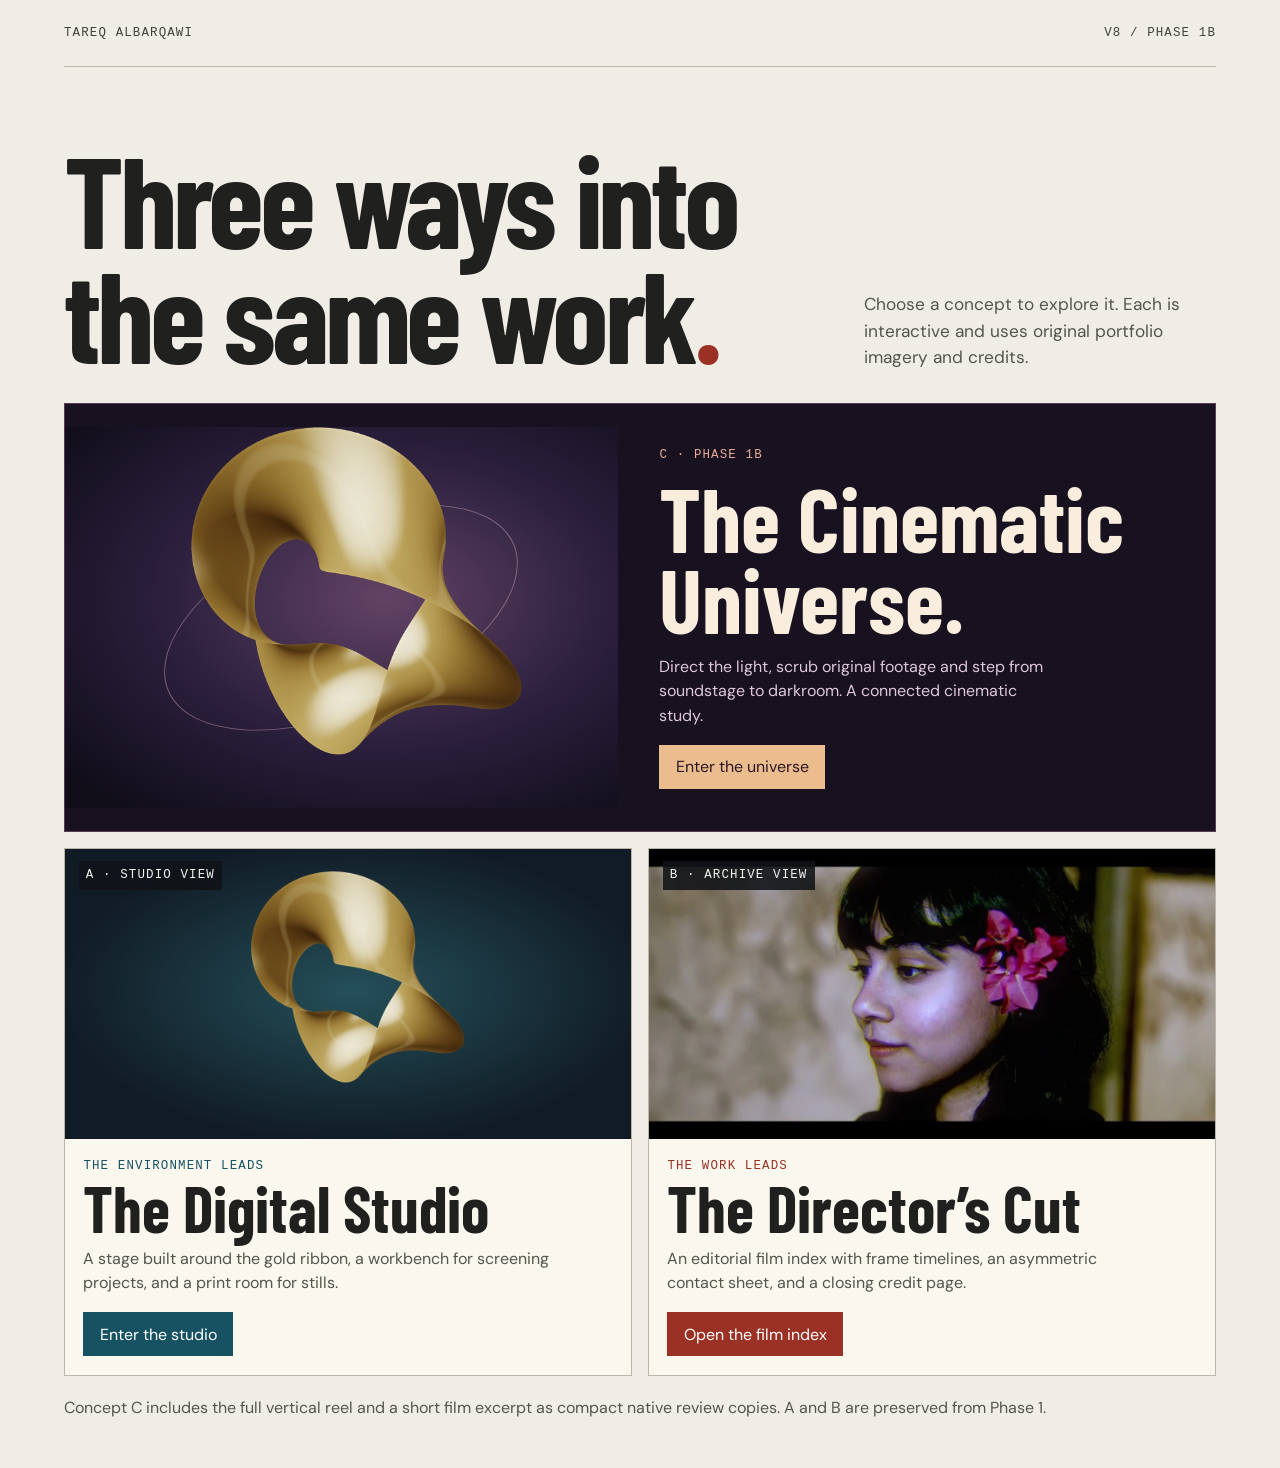
<file: v8/phase-1/index.html>
<!doctype html>
<html lang="en">
<head>
  <meta charset="utf-8">
  <meta name="viewport" content="width=device-width,initial-scale=1">
  <meta name="robots" content="noindex,nofollow">
  <meta name="description" content="Three interactive design prototypes for Tareq Albarqawi’s portfolio.">
  <title>Tareq Albarqawi · V8 Design Review</title>
  <link rel="icon" href="../../favicon.png">
  <link rel="preload" href="../../assets/barlow-condensed-bold.ttf" as="font" type="font/ttf" crossorigin>
<link rel="stylesheet" href="shared.css">
  <link rel="stylesheet" href="review.css">
</head>
<body class="review">
  <main class="site-frame">
    <header class="review-top mono"><span>Tareq Albarqawi</span><span>V8 / PHASE 1B</span></header>
    <div class="review-intro">
      <h1>Three ways into<br>the same work<span>.</span></h1>
      <p>Choose a concept to explore it. Each is interactive and uses original portfolio imagery and credits.</p>
    </div>
    <article class="universe-feature">
      <div class="universe-object"><img src="../../assets/motion-sculpture.webp" width="1400" height="1400" alt="Tareq’s original gold ribbon sculpture"></div>
      <div class="universe-feature-copy"><p class="mono">C · Phase 1B</p><h2>The Cinematic<br>Universe.</h2><p>Direct the light, scrub original footage and step from soundstage to darkroom. A connected cinematic study.</p><a class="button primary" href="../phase-1b/index.html">Enter the universe</a></div>
    </article>
    <div class="concepts">
      <article class="concept-card review-a">
        <a class="concept-image" href="studio.html" aria-label="Open The Digital Studio">
          <img src="../../assets/motion-sculpture.webp" width="1400" height="1400" alt="The original gold ribbon sculpture, staged in a dark studio">
          <span class="mono">A · Studio view</span>
        </a>
        <div class="concept-copy"><p class="mono">The environment leads</p><h2>The Digital Studio</h2>
        <p>A stage built around the gold ribbon, a workbench for screening projects, and a print room for stills.</p>
        <a class="button primary" href="studio.html">Enter the studio</a></div>
      </article>
      <article class="concept-card review-b">
        <a class="concept-image" href="cut.html" aria-label="Open The Director’s Cut">
          <img src="../../assets/a-quiet-trail-w04hOwvVkdc.webp" width="1280" height="720" alt="A close-up from A Quiet Trail">
          <span class="mono">B · Archive view</span>
        </a>
        <div class="concept-copy"><p class="mono">The work leads</p><h2>The Director’s Cut</h2>
        <p>An editorial film index with frame timelines, an asymmetric contact sheet, and a closing credit page.</p>
        <a class="button primary" href="cut.html">Open the film index</a></div>
      </article>
    </div>
    <p class="review-note">Concept C includes the full vertical reel and a short film excerpt as compact native review copies. A and B are preserved from Phase 1.</p>
  </main>
</body>
</html>
</file>
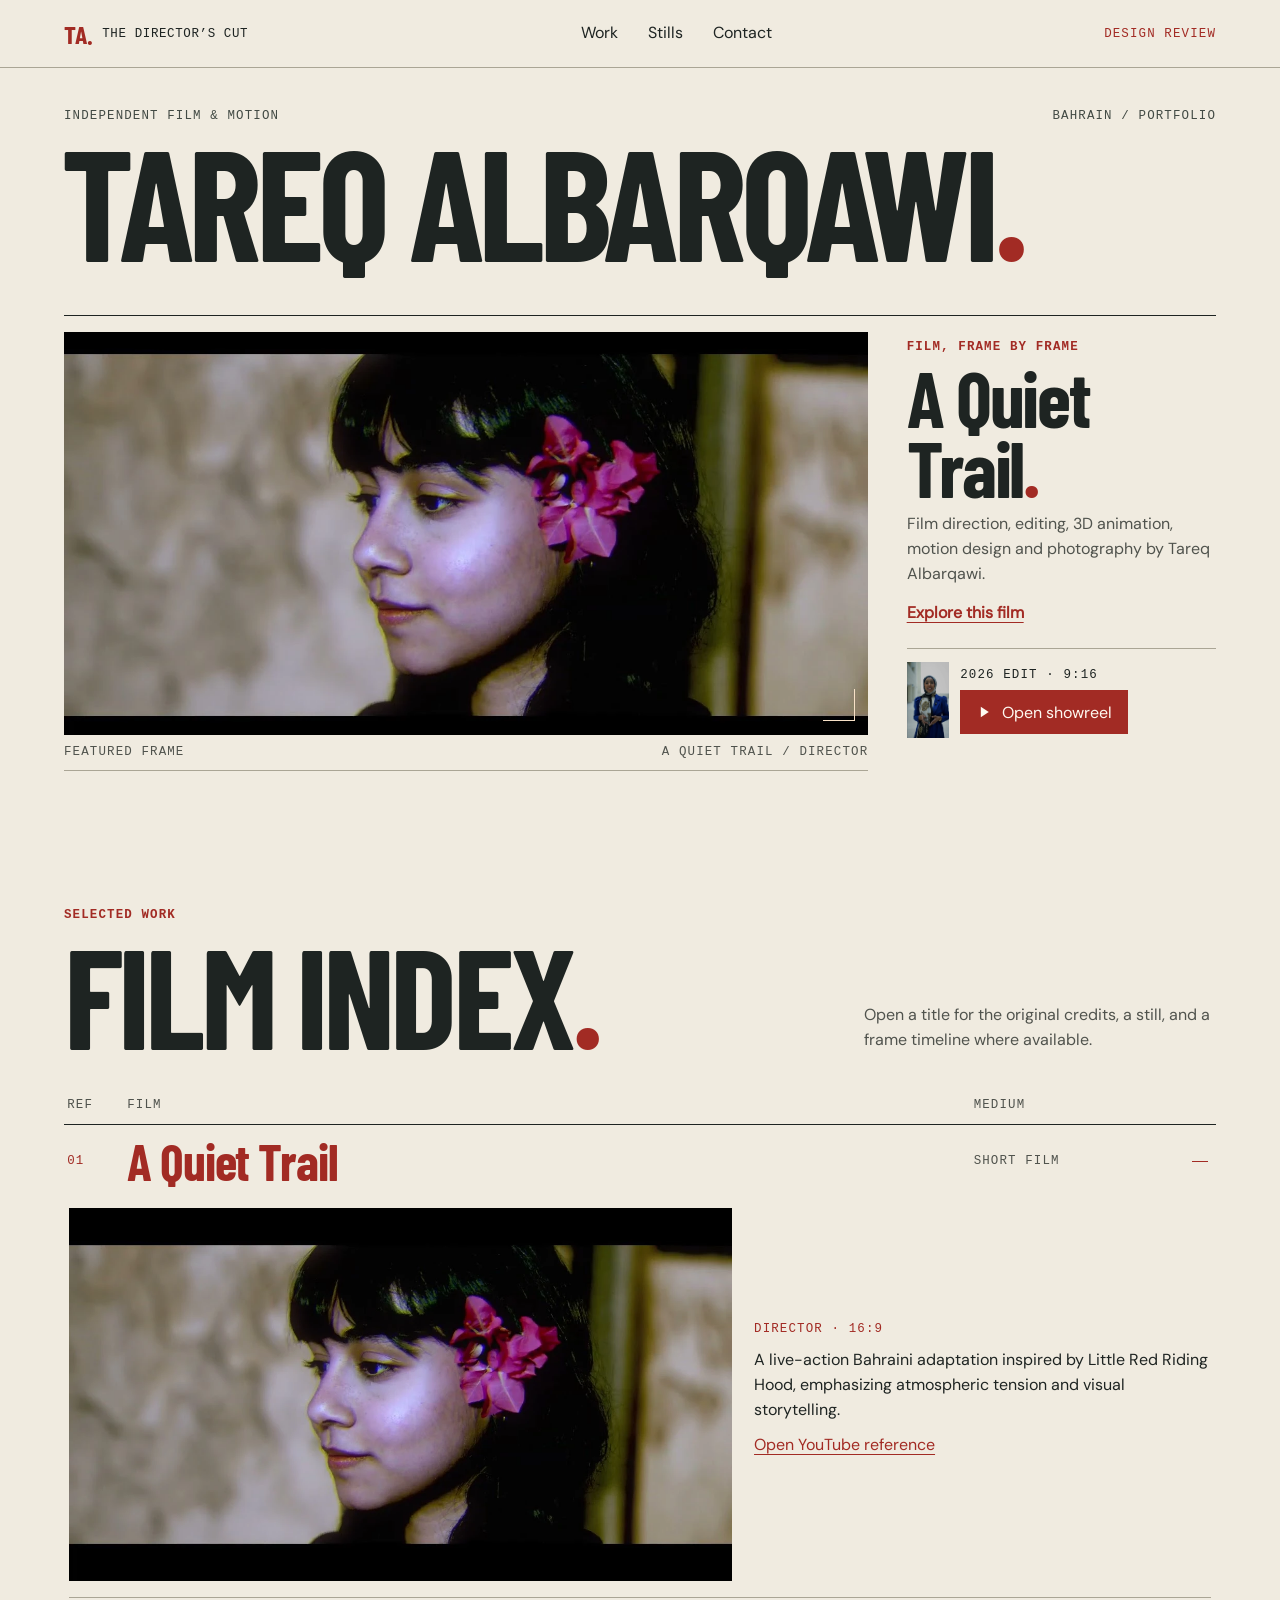
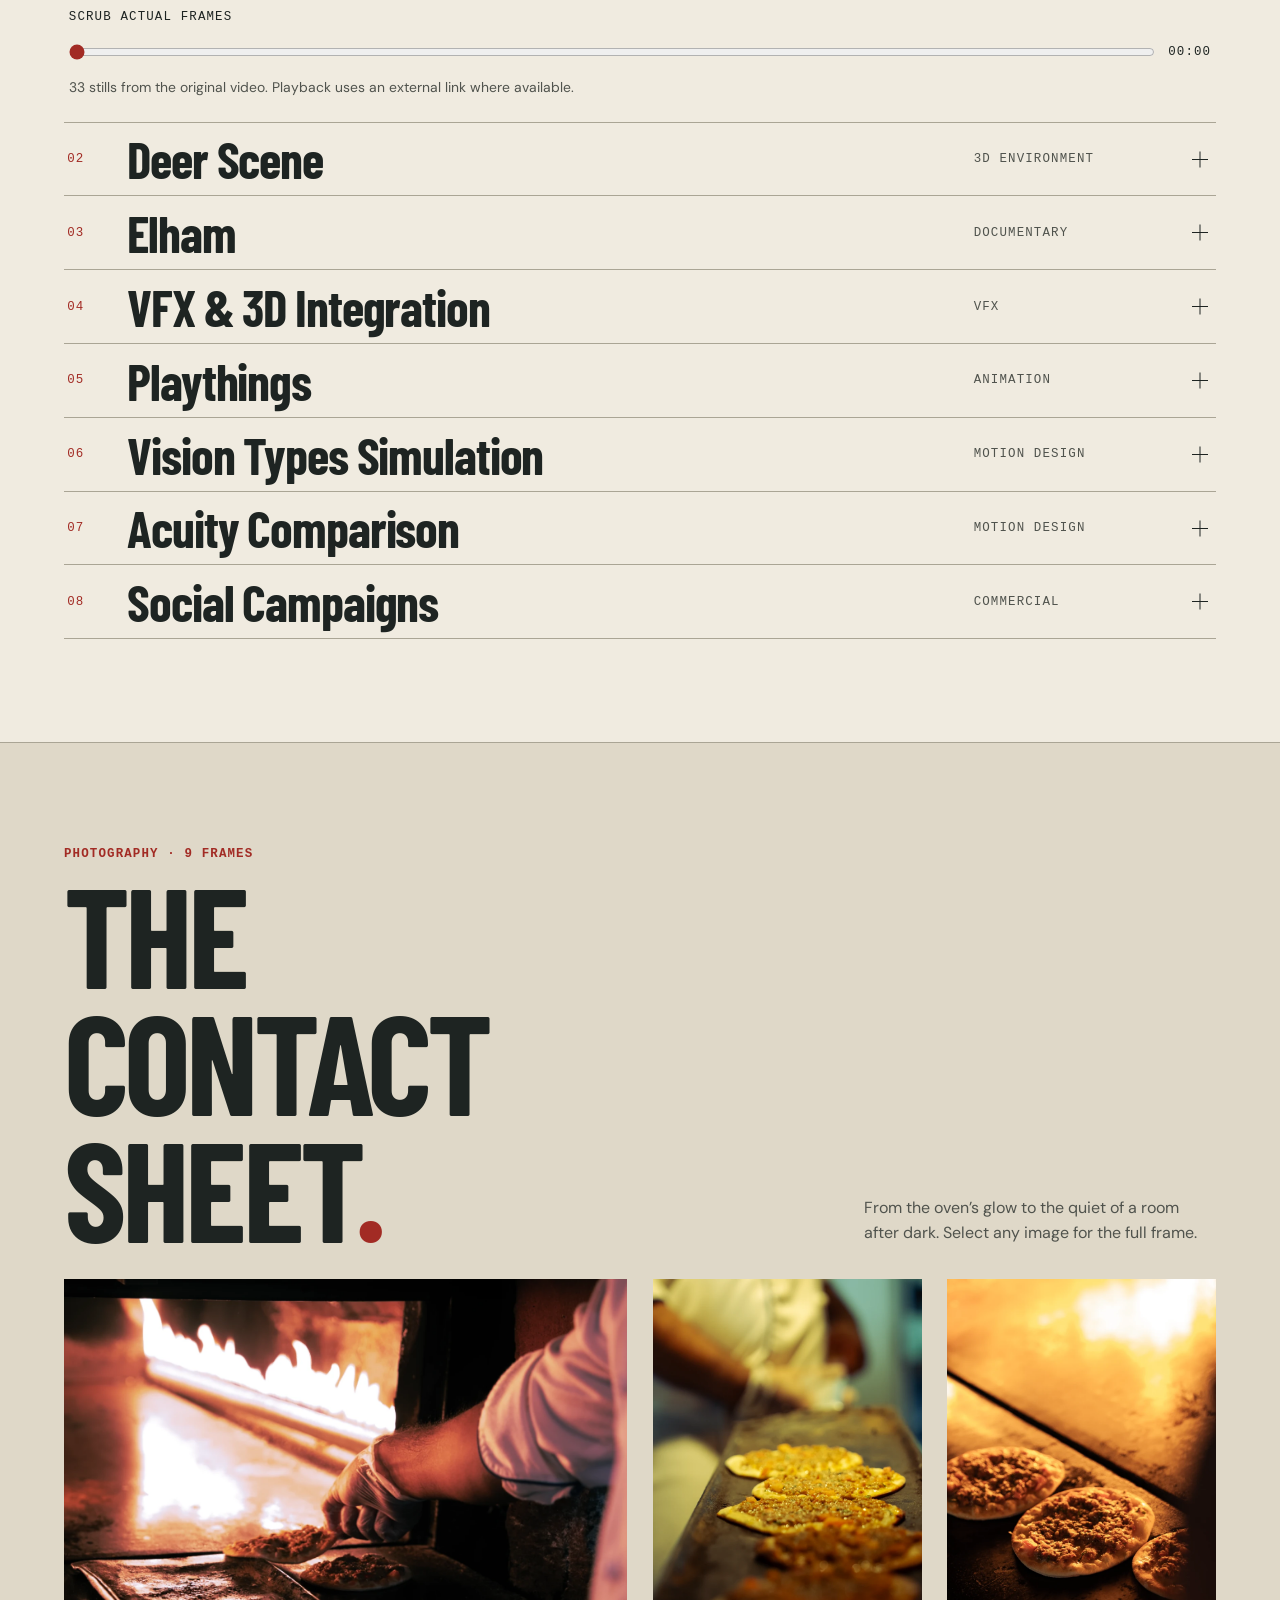
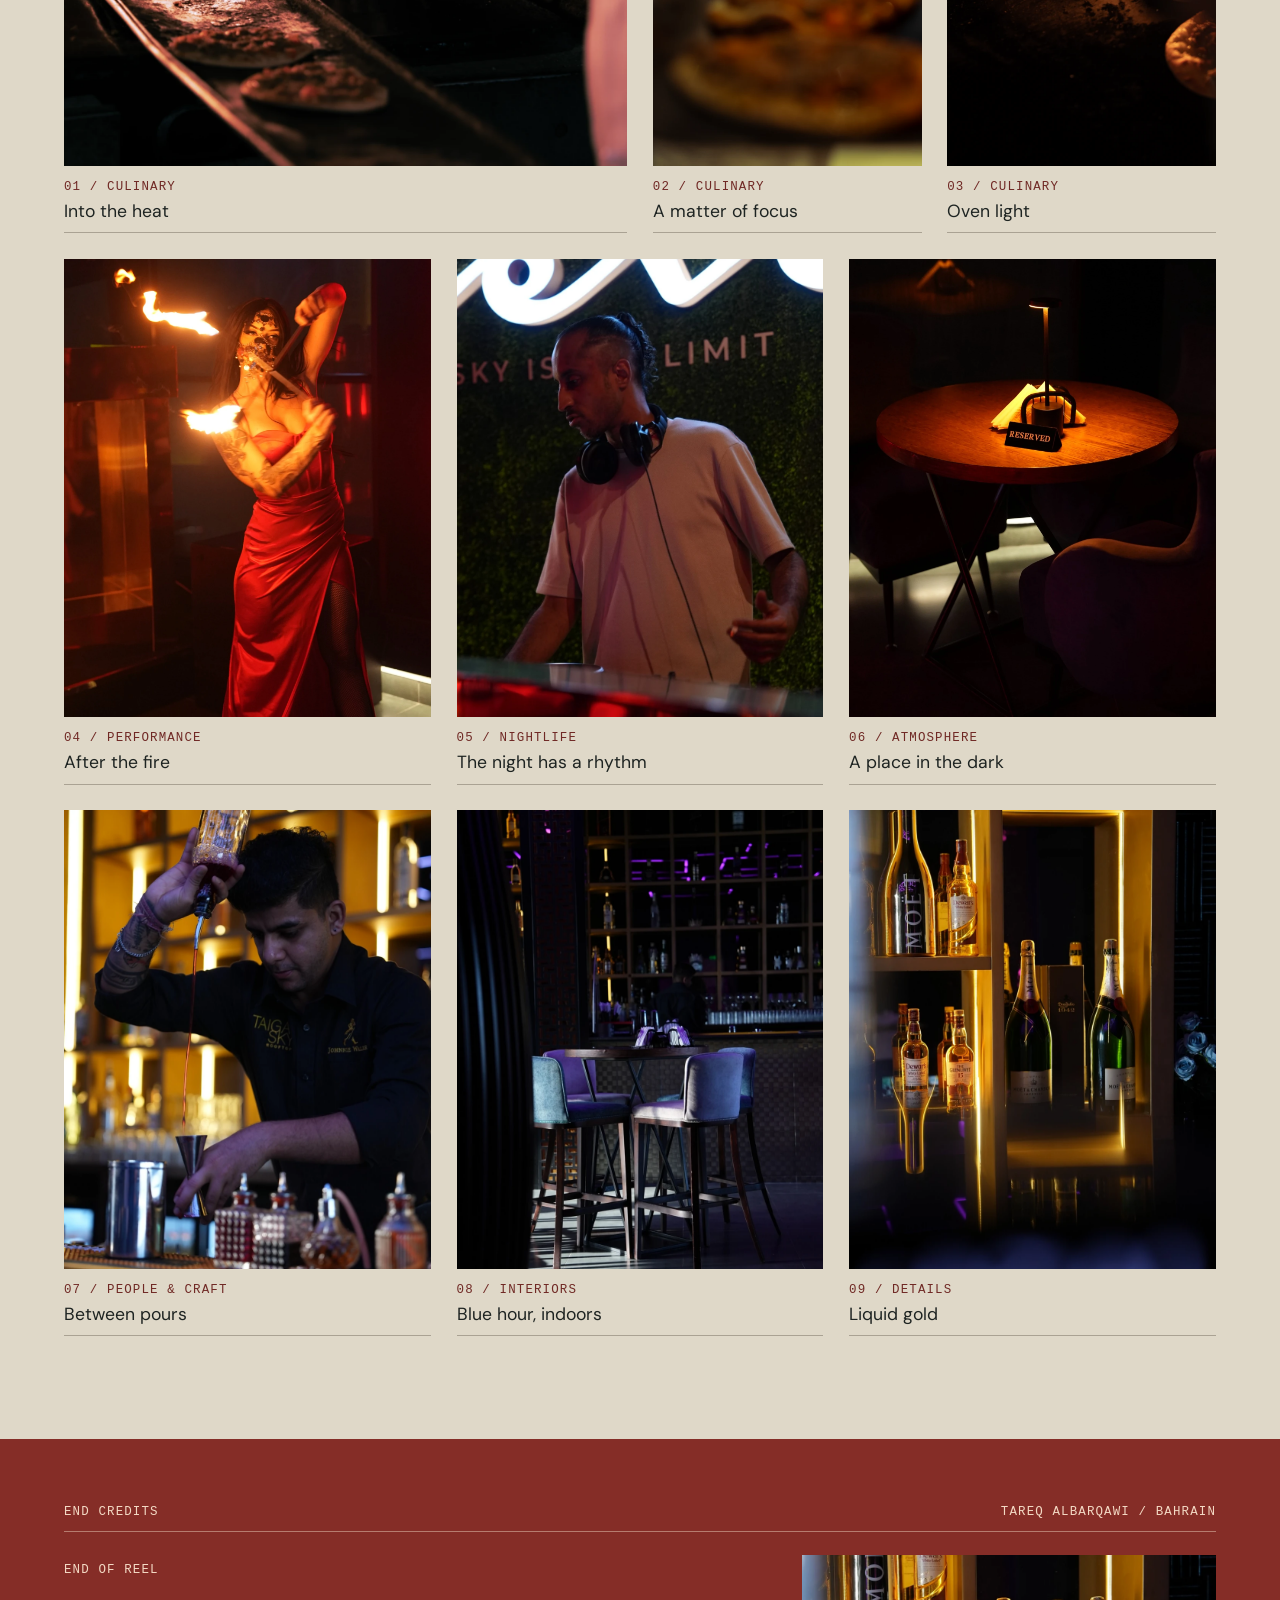
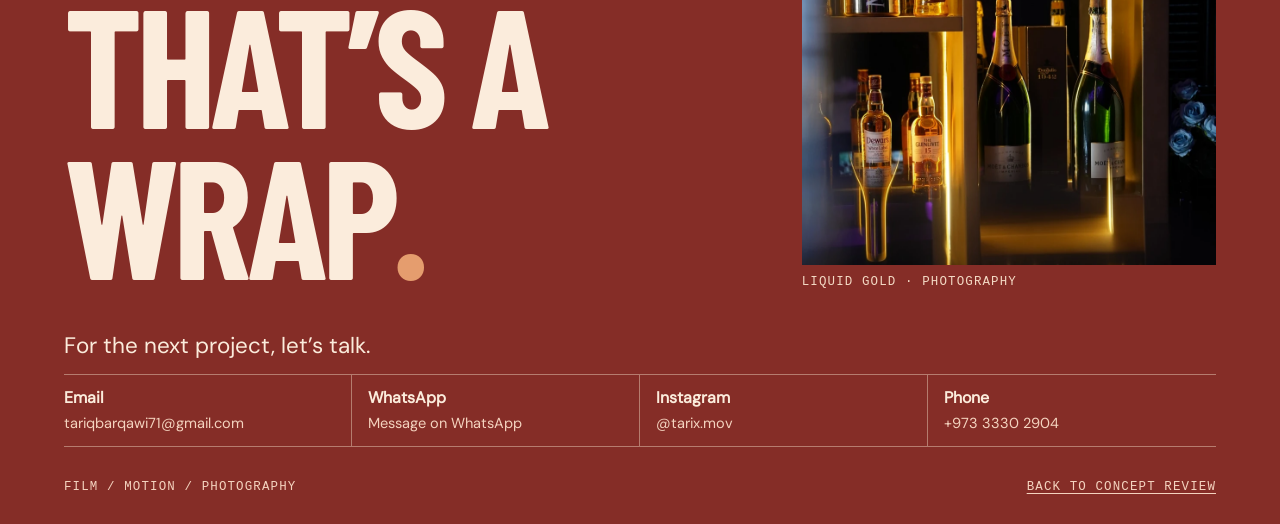
<file: v8/phase-1/cut.html>
<!doctype html>
<html lang="en">
<head>
<meta charset="utf-8">
<meta name="viewport" content="width=device-width,initial-scale=1">
<meta name="robots" content="noindex,nofollow">
<meta name="description" content="Phase 1 concept: a film index and photographic exhibition for Tareq Albarqawi.">
<title>The Director’s Cut — Tareq Albarqawi</title>
<link rel="icon" href="../../favicon.png">
<link rel="preload" href="../../assets/barlow-condensed-bold.ttf" as="font" type="font/ttf" crossorigin>
<link rel="stylesheet" href="shared.css">
<link rel="stylesheet" href="cut.css">
</head>
<body class="cut" id="top" data-concept="cut">
<a class="skip" href="#main">Skip to content</a>
<header class="cut-nav"><div class="site-frame head-row">
  <a class="brand" href="#top" aria-label="Back to top"><span>TA.</span><small> THE DIRECTOR’S CUT</small></a>
  <nav aria-label="Portfolio"><a href="#work">Work</a><a href="#stills">Stills</a><a href="#contact">Contact</a></nav>
  <a class="review-link mono" href="index.html"><span class="review-long">Design review</span><span class="review-short">Review</span></a>
</div></header>
<main id="main">
<section class="cut-hero site-frame" aria-labelledby="hero-title">
  <div class="cut-kicker mono"><span>INDEPENDENT FILM &amp; MOTION</span><span>BAHRAIN / PORTFOLIO</span></div>
  <h1 id="hero-title">TAREQ <span>ALBARQAWI</span><i aria-hidden="true">.</i></h1>
  <div class="cut-feature">
    <figure class="feature-frame">
      <div class="lead-image"><img src="../../assets/a-quiet-trail-w04hOwvVkdc.webp" width="1280" height="720" alt="A still from A Quiet Trail, directed by Tareq Albarqawi" fetchpriority="high"><span class="frame-corner" aria-hidden="true"></span></div>
      <figcaption class="mono"><span>FEATURED FRAME</span><span>A QUIET TRAIL / DIRECTOR</span></figcaption>
    </figure>
    <aside class="cut-feature-copy">
      <p class="mono cut-eyebrow">FILM, FRAME BY FRAME</p>
      <h2>A Quiet<br> Trail<span>.</span></h2>
      <p>Film direction, editing, 3D animation, motion design and photography by Tareq Albarqawi.</p>
      <a class="text-action" href="#film-a-quiet-trail">Explore this film</a>
      <div class="cut-reel"><img src="../../assets/showreel-CYh5Zr_7LJ8.webp" alt="Portrait showreel still" width="405" height="720" fetchpriority="low"><div><p class="mono">2026 EDIT · 9:16</p><a class="button primary reel-cta" href="https://www.youtube.com/shorts/CYh5Zr_7LJ8?feature=share" target="_blank" rel="noopener" data-screen="showreel"><svg aria-hidden="true" viewBox="0 0 20 20" width="16" height="16"><path d="M6 3.4v13.2L16 10z" fill="currentColor"/></svg><span>Open showreel</span></a></div></div>
    </aside>
  </div>
</section>
<section class="cut-work site-frame" id="work" aria-labelledby="work-title">
  <div class="cut-section-title"><div><p class="mono cut-eyebrow">Selected work</p><h2 id="work-title">FILM INDEX<span>.</span></h2></div><p>Open a title for the original credits, a still, and a frame timeline where available.</p></div>
  <div class="film-colhead mono" aria-hidden="true"><span>REF</span><span>FILM</span><span>MEDIUM</span><span></span></div>
  <details name="film-index" class="film-row" id="film-a-quiet-trail" data-film="a-quiet-trail" open>
  <summary>
    <span class="folio mono">01</span><span class="film-name">A Quiet Trail</span><span class="film-type mono">Short film</span><span class="disclosure-mark" aria-hidden="true"></span>
  </summary>
  <div class="row-expanded">
    <div class="cut-screen-outer"><div class="screen-frame" data-film-visual><img src="../../assets/a-quiet-trail-w04hOwvVkdc.webp" alt="A Quiet Trail frame" width="640" height="360" loading="lazy" decoding="async"></div></div>
    <div class="film-notes"><p class="mono">Director · 16:9</p><p>A live-action Bahraini adaptation inspired by Little Red Riding Hood, emphasizing atmospheric tension and visual storytelling.</p><a href="https://www.youtube.com/watch?v=w04hOwvVkdc" target="_blank" rel="noopener" class="text-action">Open YouTube reference</a></div>
    <div class="scan-controls" data-scan="a-quiet-trail">
  <label class="mono" for="frame-a-quiet-trail">Scrub actual frames</label>
  <input id="frame-a-quiet-trail" type="range" min="0" max="32" step="1" value="0" aria-valuetext="Frame 1 of 33">
  <output for="frame-a-quiet-trail" class="mono" aria-hidden="true">00:00</output>
  <p class="scan-note">33 stills from the original video. Playback uses an external link where available.</p>
</div>
  </div>
</details><details name="film-index" class="film-row" id="film-deer-scene" data-film="deer-scene">
  <summary>
    <span class="folio mono">02</span><span class="film-name">Deer Scene</span><span class="film-type mono">3D environment</span><span class="disclosure-mark" aria-hidden="true"></span>
  </summary>
  <div class="row-expanded">
    <div class="cut-screen-outer"><div class="screen-frame" data-film-visual><img src="media/deer-frame.webp" alt="Deer Scene frame" width="640" height="360" loading="lazy" decoding="async"></div></div>
    <div class="film-notes"><p class="mono">3D Artist · 16:9</p><p>An idling deer in an atmospheric Blender environment, exploring lighting and mood.</p><p class="scan-note">Native video not included in this prototype.</p></div>
    <div class="scan-controls" data-scan="deer-scene">
  <label class="mono" for="frame-deer-scene">Scrub actual frames</label>
  <input id="frame-deer-scene" type="range" min="0" max="32" step="1" value="0" aria-valuetext="Frame 1 of 33">
  <output for="frame-deer-scene" class="mono" aria-hidden="true">00:00</output>
  <p class="scan-note">33 stills from the original video. Playback uses an external link where available.</p>
</div>
  </div>
</details><details name="film-index" class="film-row" id="film-elham" data-film="elham">
  <summary>
    <span class="folio mono">03</span><span class="film-name">Elham</span><span class="film-type mono">Documentary</span><span class="disclosure-mark" aria-hidden="true"></span>
  </summary>
  <div class="row-expanded">
    <div class="cut-screen-outer"><div class="screen-frame" data-film-visual><img src="../../assets/elham-3bs6WSHtgNQ.webp" alt="Elham frame" width="640" height="360" loading="lazy" decoding="async"></div></div>
    <div class="film-notes"><p class="mono">Editor &amp; Assistant Cinematographer · 16:9</p><p>A documentary biopic detailing a Bahraini artist&#x27;s journey from art school to becoming an art educator.</p><a href="https://www.youtube.com/watch?v=3bs6WSHtgNQ" target="_blank" rel="noopener" class="text-action">Open YouTube reference</a></div>
    <div class="scan-controls" data-scan="elham">
  <label class="mono" for="frame-elham">Scrub actual frames</label>
  <input id="frame-elham" type="range" min="0" max="32" step="1" value="0" aria-valuetext="Frame 1 of 33">
  <output for="frame-elham" class="mono" aria-hidden="true">00:00</output>
  <p class="scan-note">33 stills from the original video. Playback uses an external link where available.</p>
</div>
  </div>
</details><details name="film-index" class="film-row" id="film-vfx" data-film="vfx">
  <summary>
    <span class="folio mono">04</span><span class="film-name">VFX &amp; 3D Integration</span><span class="film-type mono">VFX</span><span class="disclosure-mark" aria-hidden="true"></span>
  </summary>
  <div class="row-expanded">
    <div class="cut-screen-outer vertical"><div class="screen-frame" data-film-visual><img src="../../assets/vfx-kDgd1eqAqTs.webp" alt="VFX &amp; 3D Integration frame" width="405" height="720" loading="lazy" decoding="async"></div></div>
    <div class="film-notes"><p class="mono">VFX Artist · 9:16</p><p>Integrating 3D models into real-world live-action footage for dynamic visual effects.</p><a href="https://www.youtube.com/watch?v=kDgd1eqAqTs" target="_blank" rel="noopener" class="text-action">Open YouTube reference</a></div>
    <div class="scan-controls" data-scan="vfx">
  <label class="mono" for="frame-vfx">Scrub actual frames</label>
  <input id="frame-vfx" type="range" min="0" max="32" step="1" value="0" aria-valuetext="Frame 1 of 33">
  <output for="frame-vfx" class="mono" aria-hidden="true">00:00</output>
  <p class="scan-note">33 stills from the original video. Playback uses an external link where available.</p>
</div>
  </div>
</details><details name="film-index" class="film-row" id="film-playthings" data-film="playthings">
  <summary>
    <span class="folio mono">05</span><span class="film-name">Playthings</span><span class="film-type mono">Animation</span><span class="disclosure-mark" aria-hidden="true"></span>
  </summary>
  <div class="row-expanded">
    <div class="cut-screen-outer"><div class="screen-frame" data-film-visual><img src="../../assets/playthings-hDDDlkD6jYc.webp" alt="Playthings frame" width="640" height="360" loading="lazy" decoding="async"></div></div>
    <div class="film-notes"><p class="mono">Solo Creator - 3D Animation · 16:9</p><p>An independent 3D animated short focusing on suspense and stylized storytelling.</p><a href="https://www.youtube.com/watch?v=hDDDlkD6jYc" target="_blank" rel="noopener" class="text-action">Open YouTube reference</a></div>
    <p class="scan-note">YouTube project · no native frame sequence in V7.</p>
  </div>
</details><details name="film-index" class="film-row" id="film-vision-types" data-film="vision-types">
  <summary>
    <span class="folio mono">06</span><span class="film-name">Vision Types Simulation</span><span class="film-type mono">Motion design</span><span class="disclosure-mark" aria-hidden="true"></span>
  </summary>
  <div class="row-expanded">
    <div class="cut-screen-outer vertical"><div class="screen-frame" data-film-visual><img src="../../assets/vision-types-JmTyY6GTCEQ.webp" alt="Vision Types Simulation frame" width="405" height="720" loading="lazy" decoding="async"></div></div>
    <div class="film-notes"><p class="mono">3D &amp; Motion Designer · 9:16</p><p>Highly realistic simulation of optical vision impairments combining Blender and After Effects.</p><a href="https://www.youtube.com/watch?v=JmTyY6GTCEQ" target="_blank" rel="noopener" class="text-action">Open YouTube reference</a></div>
    <div class="scan-controls" data-scan="vision-types">
  <label class="mono" for="frame-vision-types">Scrub actual frames</label>
  <input id="frame-vision-types" type="range" min="0" max="32" step="1" value="0" aria-valuetext="Frame 1 of 33">
  <output for="frame-vision-types" class="mono" aria-hidden="true">00:00</output>
  <p class="scan-note">33 stills from the original video. Playback uses an external link where available.</p>
</div>
  </div>
</details><details name="film-index" class="film-row" id="film-acuity" data-film="acuity">
  <summary>
    <span class="folio mono">07</span><span class="film-name">Acuity Comparison</span><span class="film-type mono">Motion design</span><span class="disclosure-mark" aria-hidden="true"></span>
  </summary>
  <div class="row-expanded">
    <div class="cut-screen-outer vertical"><div class="screen-frame" data-film-visual><img src="../../assets/acuity-rgeq3qAihJA.webp" alt="Acuity Comparison frame" width="405" height="720" loading="lazy" decoding="async"></div></div>
    <div class="film-notes"><p class="mono">3D &amp; Motion Designer · 9:16</p><p>A split-screen technical visualization comparing optical conditions side-by-side.</p><a href="https://www.youtube.com/watch?v=rgeq3qAihJA" target="_blank" rel="noopener" class="text-action">Open YouTube reference</a></div>
    <div class="scan-controls" data-scan="acuity">
  <label class="mono" for="frame-acuity">Scrub actual frames</label>
  <input id="frame-acuity" type="range" min="0" max="32" step="1" value="0" aria-valuetext="Frame 1 of 33">
  <output for="frame-acuity" class="mono" aria-hidden="true">00:00</output>
  <p class="scan-note">33 stills from the original video. Playback uses an external link where available.</p>
</div>
  </div>
</details><details name="film-index" class="film-row" id="film-social-campaigns" data-film="social-campaigns">
  <summary>
    <span class="folio mono">08</span><span class="film-name">Social Campaigns</span><span class="film-type mono">Commercial</span><span class="disclosure-mark" aria-hidden="true"></span>
  </summary>
  <div class="row-expanded">
    <div class="cut-screen-outer vertical"><div class="screen-frame" data-film-visual><img src="../../assets/social-campaigns-flJJizkurxQ.webp" alt="Social Campaigns frame" width="405" height="720" loading="lazy" decoding="async"></div></div>
    <div class="film-notes"><p class="mono">Videographer &amp; Editor · 9:16</p><p>High-end commercial videography tailored for engaging brand marketing campaigns.</p><a href="https://www.youtube.com/watch?v=flJJizkurxQ" target="_blank" rel="noopener" class="text-action">Open YouTube reference</a></div>
    <div class="scan-controls" data-scan="social-campaigns">
  <label class="mono" for="frame-social-campaigns">Scrub actual frames</label>
  <input id="frame-social-campaigns" type="range" min="0" max="32" step="1" value="0" aria-valuetext="Frame 1 of 33">
  <output for="frame-social-campaigns" class="mono" aria-hidden="true">00:00</output>
  <p class="scan-note">33 stills from the original video. Playback uses an external link where available.</p>
</div>
  </div>
</details>
</section>
<section class="cut-stills" id="stills" aria-labelledby="stills-title">
  <div class="site-frame">
    <div class="cut-section-title"><div><p class="mono cut-eyebrow">Photography · 9 frames</p><h2 id="stills-title">THE<br>CONTACT<br>SHEET<span>.</span></h2></div><p>From the oven’s glow to the quiet of a room after dark. Select any image for the full frame.</p></div>
    <div class="cut-grid"><figure class="photo-tile photo-lead">
  <a href="../../assets/photography/frame-01-1367.webp" data-photo data-title="Into the heat" data-caption="Preparation beside a dramatic flame-lit oven." data-number="01">
    <img src="../../assets/photography/frame-01-1367.webp" srcset="../../assets/photography/frame-01-480.webp 480w, ../../assets/photography/frame-01-1367.webp 1367w" sizes="(max-width: 640px) 92vw, (max-width: 1000px) 44vw, 40vw" width="1367" height="2048" alt="Preparation beside a dramatic flame-lit oven." loading="lazy" decoding="async">
  </a>
  <figcaption><span class="mono">01 / Culinary</span><strong>Into the heat</strong></figcaption>
</figure><figure class="photo-tile">
  <a href="../../assets/photography/frame-02-1367.webp" data-photo data-title="A matter of focus" data-caption="Close-up of food being prepared, with a shallow depth of field." data-number="02">
    <img src="../../assets/photography/frame-02-960.webp" srcset="../../assets/photography/frame-02-480.webp 480w, ../../assets/photography/frame-02-960.webp 960w" sizes="(max-width: 640px) 92vw, (max-width: 1000px) 44vw, 40vw" width="960" height="1438" alt="Close-up of food being prepared, with a shallow depth of field." loading="lazy" decoding="async">
  </a>
  <figcaption><span class="mono">02 / Culinary</span><strong>A matter of focus</strong></figcaption>
</figure><figure class="photo-tile">
  <a href="../../assets/photography/frame-03-1367.webp" data-photo data-title="Oven light" data-caption="Freshly baked food beside the warm glow of an oven." data-number="03">
    <img src="../../assets/photography/frame-03-960.webp" srcset="../../assets/photography/frame-03-480.webp 480w, ../../assets/photography/frame-03-960.webp 960w" sizes="(max-width: 640px) 92vw, (max-width: 1000px) 44vw, 40vw" width="960" height="1438" alt="Freshly baked food beside the warm glow of an oven." loading="lazy" decoding="async">
  </a>
  <figcaption><span class="mono">03 / Culinary</span><strong>Oven light</strong></figcaption>
</figure><figure class="photo-tile photo-lead">
  <a href="../../assets/photography/frame-04-1367.webp" data-photo data-title="After the fire" data-caption="A fire performer surrounded by dramatic red and orange light." data-number="04">
    <img src="../../assets/photography/frame-04-1367.webp" srcset="../../assets/photography/frame-04-480.webp 480w, ../../assets/photography/frame-04-1367.webp 1367w" sizes="(max-width: 640px) 92vw, (max-width: 1000px) 44vw, 40vw" width="1367" height="2048" alt="A fire performer surrounded by dramatic red and orange light." loading="lazy" decoding="async">
  </a>
  <figcaption><span class="mono">04 / Performance</span><strong>After the fire</strong></figcaption>
</figure><figure class="photo-tile">
  <a href="../../assets/photography/frame-05-1367.webp" data-photo data-title="The night has a rhythm" data-caption="A DJ wearing headphones in atmospheric nightlife lighting." data-number="05">
    <img src="../../assets/photography/frame-05-960.webp" srcset="../../assets/photography/frame-05-480.webp 480w, ../../assets/photography/frame-05-960.webp 960w" sizes="(max-width: 640px) 92vw, (max-width: 1000px) 44vw, 40vw" width="960" height="1438" alt="A DJ wearing headphones in atmospheric nightlife lighting." loading="lazy" decoding="async">
  </a>
  <figcaption><span class="mono">05 / Nightlife</span><strong>The night has a rhythm</strong></figcaption>
</figure><figure class="photo-tile photo-lead">
  <a href="../../assets/photography/frame-06-1367.webp" data-photo data-title="A place in the dark" data-caption="A reserved table illuminated by a warm pool of light." data-number="06">
    <img src="../../assets/photography/frame-06-1367.webp" srcset="../../assets/photography/frame-06-480.webp 480w, ../../assets/photography/frame-06-1367.webp 1367w" sizes="(max-width: 640px) 92vw, (max-width: 1000px) 44vw, 40vw" width="1367" height="2048" alt="A reserved table illuminated by a warm pool of light." loading="lazy" decoding="async">
  </a>
  <figcaption><span class="mono">06 / Atmosphere</span><strong>A place in the dark</strong></figcaption>
</figure><figure class="photo-tile">
  <a href="../../assets/photography/frame-07-1367.webp" data-photo data-title="Between pours" data-caption="A bartender preparing a beverage in a warmly lit bar." data-number="07">
    <img src="../../assets/photography/frame-07-960.webp" srcset="../../assets/photography/frame-07-480.webp 480w, ../../assets/photography/frame-07-960.webp 960w" sizes="(max-width: 640px) 92vw, (max-width: 1000px) 44vw, 40vw" width="960" height="1438" alt="A bartender preparing a beverage in a warmly lit bar." loading="lazy" decoding="async">
  </a>
  <figcaption><span class="mono">07 / People &amp; craft</span><strong>Between pours</strong></figcaption>
</figure><figure class="photo-tile">
  <a href="../../assets/photography/frame-08-1367.webp" data-photo data-title="Blue hour, indoors" data-caption="A moody lounge interior with blue and purple lighting." data-number="08">
    <img src="../../assets/photography/frame-08-960.webp" srcset="../../assets/photography/frame-08-480.webp 480w, ../../assets/photography/frame-08-960.webp 960w" sizes="(max-width: 640px) 92vw, (max-width: 1000px) 44vw, 40vw" width="960" height="1438" alt="A moody lounge interior with blue and purple lighting." loading="lazy" decoding="async">
  </a>
  <figcaption><span class="mono">08 / Interiors</span><strong>Blue hour, indoors</strong></figcaption>
</figure><figure class="photo-tile">
  <a href="../../assets/photography/frame-09-1367.webp" data-photo data-title="Liquid gold" data-caption="Bottles arranged on shelves illuminated by dramatic gold lighting." data-number="09">
    <img src="../../assets/photography/frame-09-960.webp" srcset="../../assets/photography/frame-09-480.webp 480w, ../../assets/photography/frame-09-960.webp 960w" sizes="(max-width: 640px) 92vw, (max-width: 1000px) 44vw, 40vw" width="960" height="1438" alt="Bottles arranged on shelves illuminated by dramatic gold lighting." loading="lazy" decoding="async">
  </a>
  <figcaption><span class="mono">09 / Details</span><strong>Liquid gold</strong></figcaption>
</figure></div>
  </div>
</section>
<section class="cut-wrap" id="contact" aria-labelledby="wrap-title">
  <div class="site-frame">
    <div class="credit-head mono"><span>END CREDITS</span><span>TAREQ ALBARQAWI / BAHRAIN</span></div>
    <div class="credit-title"><div><p class="mono">END OF REEL</p><h2 id="wrap-title">THAT’S A<br>WRAP<span>.</span></h2></div><figure><div class="credit-image"><img src="../../assets/photography/frame-09-960.webp" srcset="../../assets/photography/frame-09-480.webp 480w, ../../assets/photography/frame-09-960.webp 960w" sizes="(max-width: 640px) 92vw, (max-width: 1000px) 44vw, 40vw" width="960" height="1438" alt="Bottles arranged on shelves illuminated by dramatic gold lighting." loading="lazy" decoding="async"></div><figcaption class="mono">LIQUID GOLD · PHOTOGRAPHY</figcaption></figure></div>
    <p class="contact-invite">For the next project, let’s talk.</p>
    <address class="cut-contacts"><a href="mailto:tariqbarqawi71@gmail.com" class="contact-link"><strong>Email</strong><span>tariqbarqawi71@gmail.com</span></a>
<a href="https://wa.me/97333302904" class="contact-link"><strong>WhatsApp</strong><span>Message on WhatsApp</span></a>
<a href="https://www.instagram.com/tarix.mov/" class="contact-link"><strong>Instagram</strong><span>@tarix.mov</span></a>
<a href="tel:+97333302904" class="contact-link"><strong>Phone</strong><span>+973 3330 2904</span></a></address>
    <footer class="end-note mono"><span>FILM / MOTION / PHOTOGRAPHY</span><a href="index.html">Back to concept review</a></footer>
  </div>
</section>
</main>

<dialog class="review-dialog" id="review-dialog" aria-labelledby="dialog-title">
  <header class="dialog-bar"><p class="mono" id="dialog-kicker">Portfolio preview</p><button type="button" class="icon-button" data-close>Close</button></header>
  <div class="dialog-body" id="dialog-body"></div>
</dialog>
<script type="application/json" id="films">{"showreel":{"title":"Showreel 2026","role":"3D Animation / Motion Design / Live Action","description":"A single pass through the work: 3D environments, motion design, live-action grading and the seams where they meet.","ratio":"9:16","poster":"../../assets/showreel-CYh5Zr_7LJ8.webp","category":"Showreel","watch":"https://www.youtube.com/shorts/CYh5Zr_7LJ8?feature=share","linkKind":"YouTube reference"},"playthings":{"title":"Playthings","role":"Solo Creator - 3D Animation","description":"An independent 3D animated short focusing on suspense and stylized storytelling.","ratio":"16:9","poster":"../../assets/playthings-hDDDlkD6jYc.webp","category":"Animation","watch":"https://www.youtube.com/watch?v=hDDDlkD6jYc","linkKind":"YouTube preview"},"a-quiet-trail":{"title":"A Quiet Trail","role":"Director","description":"A live-action Bahraini adaptation inspired by Little Red Riding Hood, emphasizing atmospheric tension and visual storytelling.","ratio":"16:9","poster":"../../assets/a-quiet-trail-w04hOwvVkdc.webp","category":"Short film","watch":"https://www.youtube.com/watch?v=w04hOwvVkdc","linkKind":"YouTube reference","preview":{"columns":6,"rows":6,"frameCount":33,"times":[0.0,12.75,25.5,38.291667,51.041667,63.791667,76.541667,89.291667,102.083333,114.833333,127.583333,140.333333,153.083333,165.833333,178.625,191.375,204.125,216.875,229.625,242.416667,255.166667,267.916667,280.666667,293.416667,306.166667,318.958333,331.708333,344.458333,357.208333,369.958333,382.75,395.5,408.25],"duration":408.291667,"frameWidth":640,"frameHeight":360,"sheet":"../../assets/video-previews/a-quiet-trail.webp"}},"elham":{"title":"Elham","role":"Editor & Assistant Cinematographer","description":"A documentary biopic detailing a Bahraini artist's journey from art school to becoming an art educator.","ratio":"16:9","poster":"../../assets/elham-3bs6WSHtgNQ.webp","category":"Documentary","watch":"https://www.youtube.com/watch?v=3bs6WSHtgNQ","linkKind":"YouTube reference","preview":{"columns":6,"rows":6,"frameCount":33,"times":[0.0,22.288933,44.577867,66.8668,89.155733,111.4113,133.700233,155.989167,178.2781,200.567033,222.855967,245.1449,267.400467,289.6894,311.978333,334.267267,356.5562,378.845133,401.134067,423.423,445.711933,467.9675,490.256433,512.545367,534.8343,557.123233,579.412167,601.7011,623.956667,646.2456,668.534533,690.823467,713.1124],"duration":713.145767,"frameWidth":640,"frameHeight":360,"sheet":"../../assets/video-previews/elham.webp"}},"vision-types":{"title":"Vision Types Simulation","role":"3D & Motion Designer","description":"Highly realistic simulation of optical vision impairments combining Blender and After Effects.","ratio":"9:16","poster":"../../assets/vision-types-JmTyY6GTCEQ.webp","category":"Motion design","watch":"https://www.youtube.com/watch?v=JmTyY6GTCEQ","linkKind":"YouTube reference","preview":{"columns":6,"rows":6,"frameCount":33,"times":[0.0,0.566667,1.133333,1.7,2.266667,2.833333,3.4,3.966667,4.533333,5.066667,5.633333,6.2,6.766667,7.333333,7.9,8.466667,9.033333,9.6,10.166667,10.733333,11.3,11.866667,12.433333,13.0,13.533333,14.1,14.666667,15.233333,15.8,16.366667,16.933333,17.5,18.066667],"duration":18.1,"frameWidth":270,"frameHeight":480,"sheet":"../../assets/video-previews/vision-types.webp"}},"acuity":{"title":"Acuity Comparison","role":"3D & Motion Designer","description":"A split-screen technical visualization comparing optical conditions side-by-side.","ratio":"9:16","poster":"../../assets/acuity-rgeq3qAihJA.webp","category":"Motion design","watch":"https://www.youtube.com/watch?v=rgeq3qAihJA","linkKind":"YouTube reference","preview":{"columns":6,"rows":6,"frameCount":33,"times":[0.0,0.8,1.6,2.433333,3.233333,4.033333,4.866667,5.666667,6.466667,7.266667,8.066667,8.9,9.7,10.5,11.333333,12.133333,12.933333,13.733333,14.533333,15.366667,16.166667,16.966667,17.8,18.6,19.4,20.2,21.0,21.833333,22.633333,23.433333,24.266667,25.066667,25.866667],"duration":25.9,"frameWidth":270,"frameHeight":480,"sheet":"../../assets/video-previews/acuity.webp"}},"vfx":{"title":"VFX & 3D Integration","role":"VFX Artist","description":"Integrating 3D models into real-world live-action footage for dynamic visual effects.","ratio":"9:16","poster":"../../assets/vfx-kDgd1eqAqTs.webp","category":"VFX","watch":"https://www.youtube.com/watch?v=kDgd1eqAqTs","linkKind":"YouTube reference","preview":{"columns":6,"rows":6,"frameCount":33,"times":[0.0,1.1,2.2,3.3,4.4,5.5,6.566667,7.666667,8.766667,9.866667,10.966667,12.066667,13.166667,14.266667,15.366667,16.466667,17.533333,18.633333,19.733333,20.833333,21.933333,23.033333,24.133333,25.233333,26.333333,27.433333,28.533333,29.6,30.7,31.8,32.9,34.0,35.1],"duration":35.133333,"frameWidth":270,"frameHeight":480,"sheet":"../../assets/video-previews/vfx.webp"}},"social-campaigns":{"title":"Social Campaigns","role":"Videographer & Editor","description":"High-end commercial videography tailored for engaging brand marketing campaigns.","ratio":"9:16","poster":"../../assets/social-campaigns-flJJizkurxQ.webp","category":"Commercial","watch":"https://www.youtube.com/watch?v=flJJizkurxQ","linkKind":"YouTube reference","preview":{"columns":6,"rows":6,"frameCount":33,"times":[0.0,2.48,4.96,7.48,9.96,12.44,14.96,17.44,19.92,22.4,24.88,27.4,29.88,32.36,34.88,37.36,39.84,42.32,44.8,47.32,49.8,52.28,54.8,57.28,59.76,62.24,64.72,67.24,69.72,72.2,74.72,77.2,79.68],"duration":79.72,"frameWidth":270,"frameHeight":480,"sheet":"../../assets/video-previews/social-campaigns.webp"}},"deer-scene":{"title":"Deer Scene","role":"3D Artist","description":"An idling deer in an atmospheric Blender environment, exploring lighting and mood.","ratio":"16:9","poster":"media/deer-frame.webp","category":"3D environment","watch":null,"linkKind":"YouTube reference","preview":{"columns":6,"rows":6,"frameCount":33,"times":[0.0,0.458333,0.875,1.333333,1.791667,2.208333,2.666667,3.125,3.541667,4.0,4.458333,4.875,5.333333,5.791667,6.208333,6.666667,7.083333,7.541667,8.0,8.416667,8.875,9.333333,9.75,10.208333,10.666667,11.083333,11.541667,12.0,12.416667,12.875,13.333333,13.75,14.208333],"duration":14.25,"frameWidth":640,"frameHeight":360,"sheet":"../../assets/video-previews/deer-scene.webp"}}}</script>
<script defer src="prototype.js"></script>
</body>
</html>
</file>
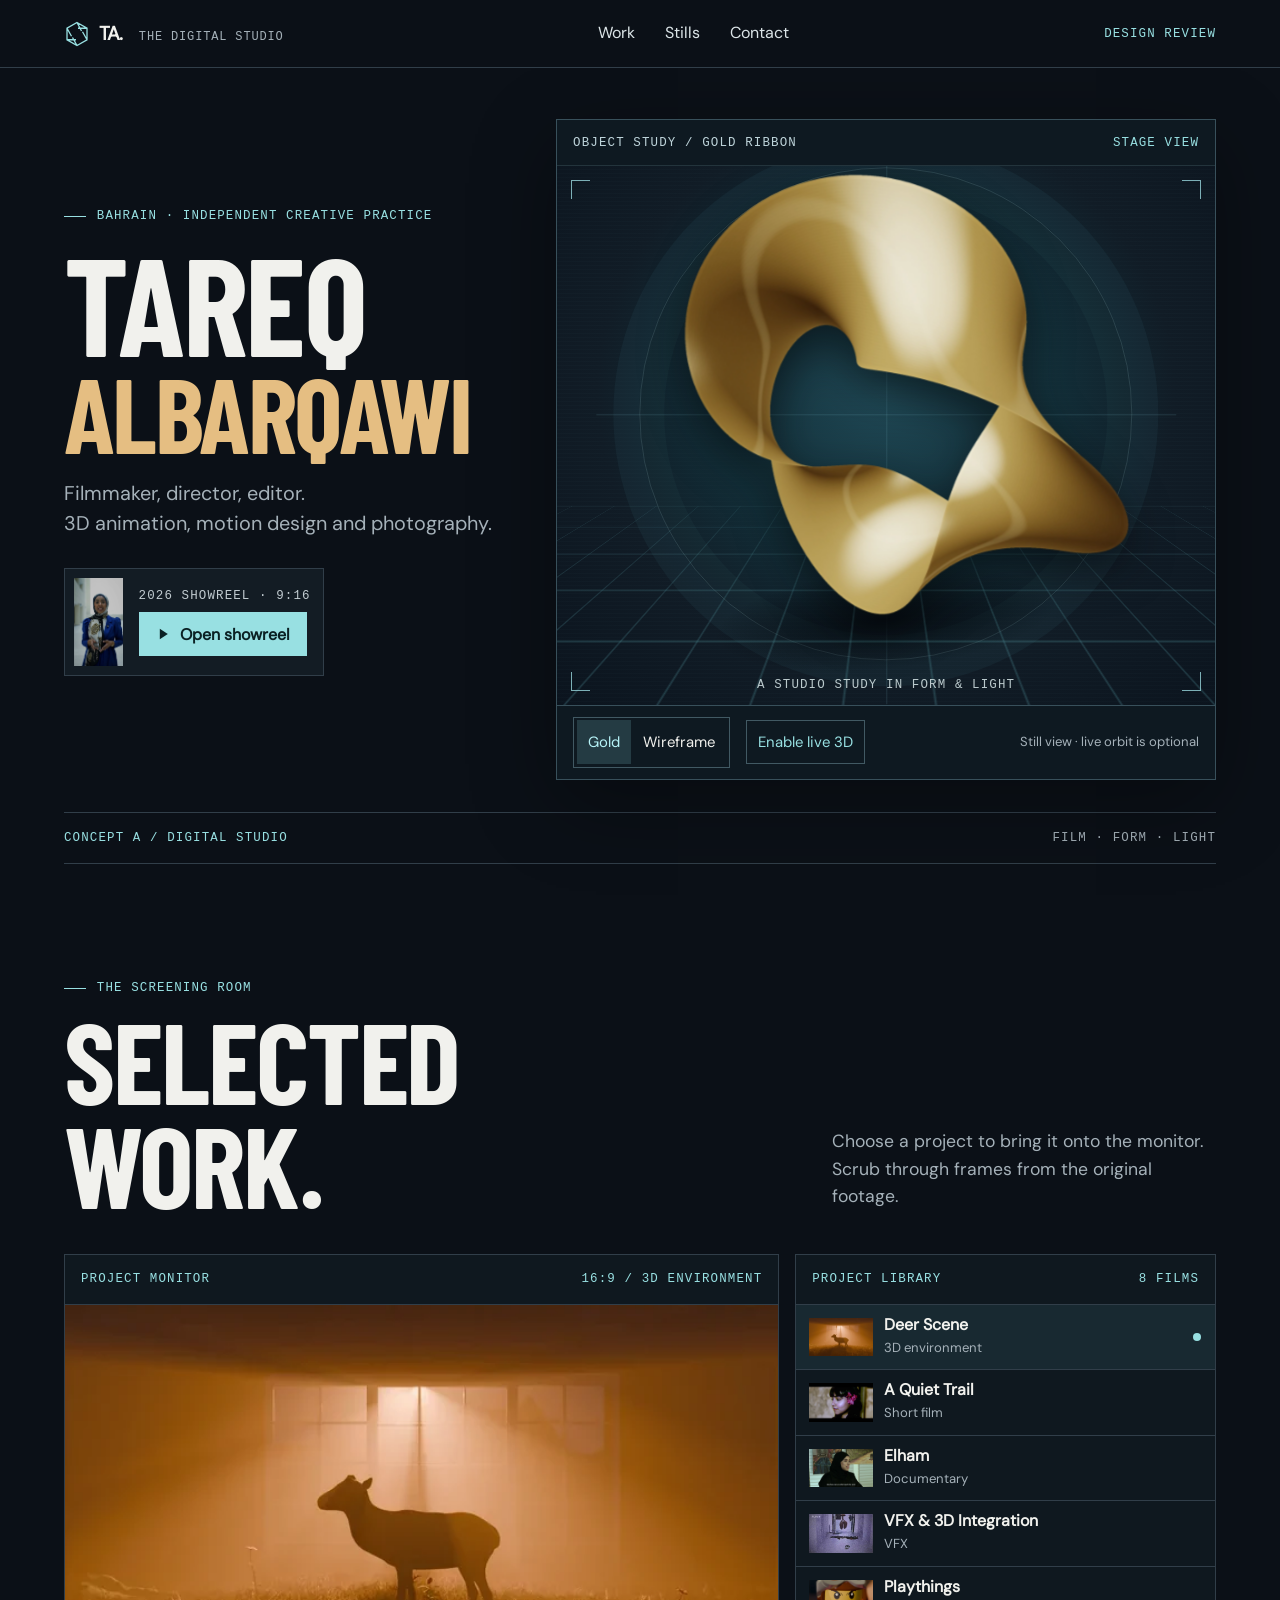
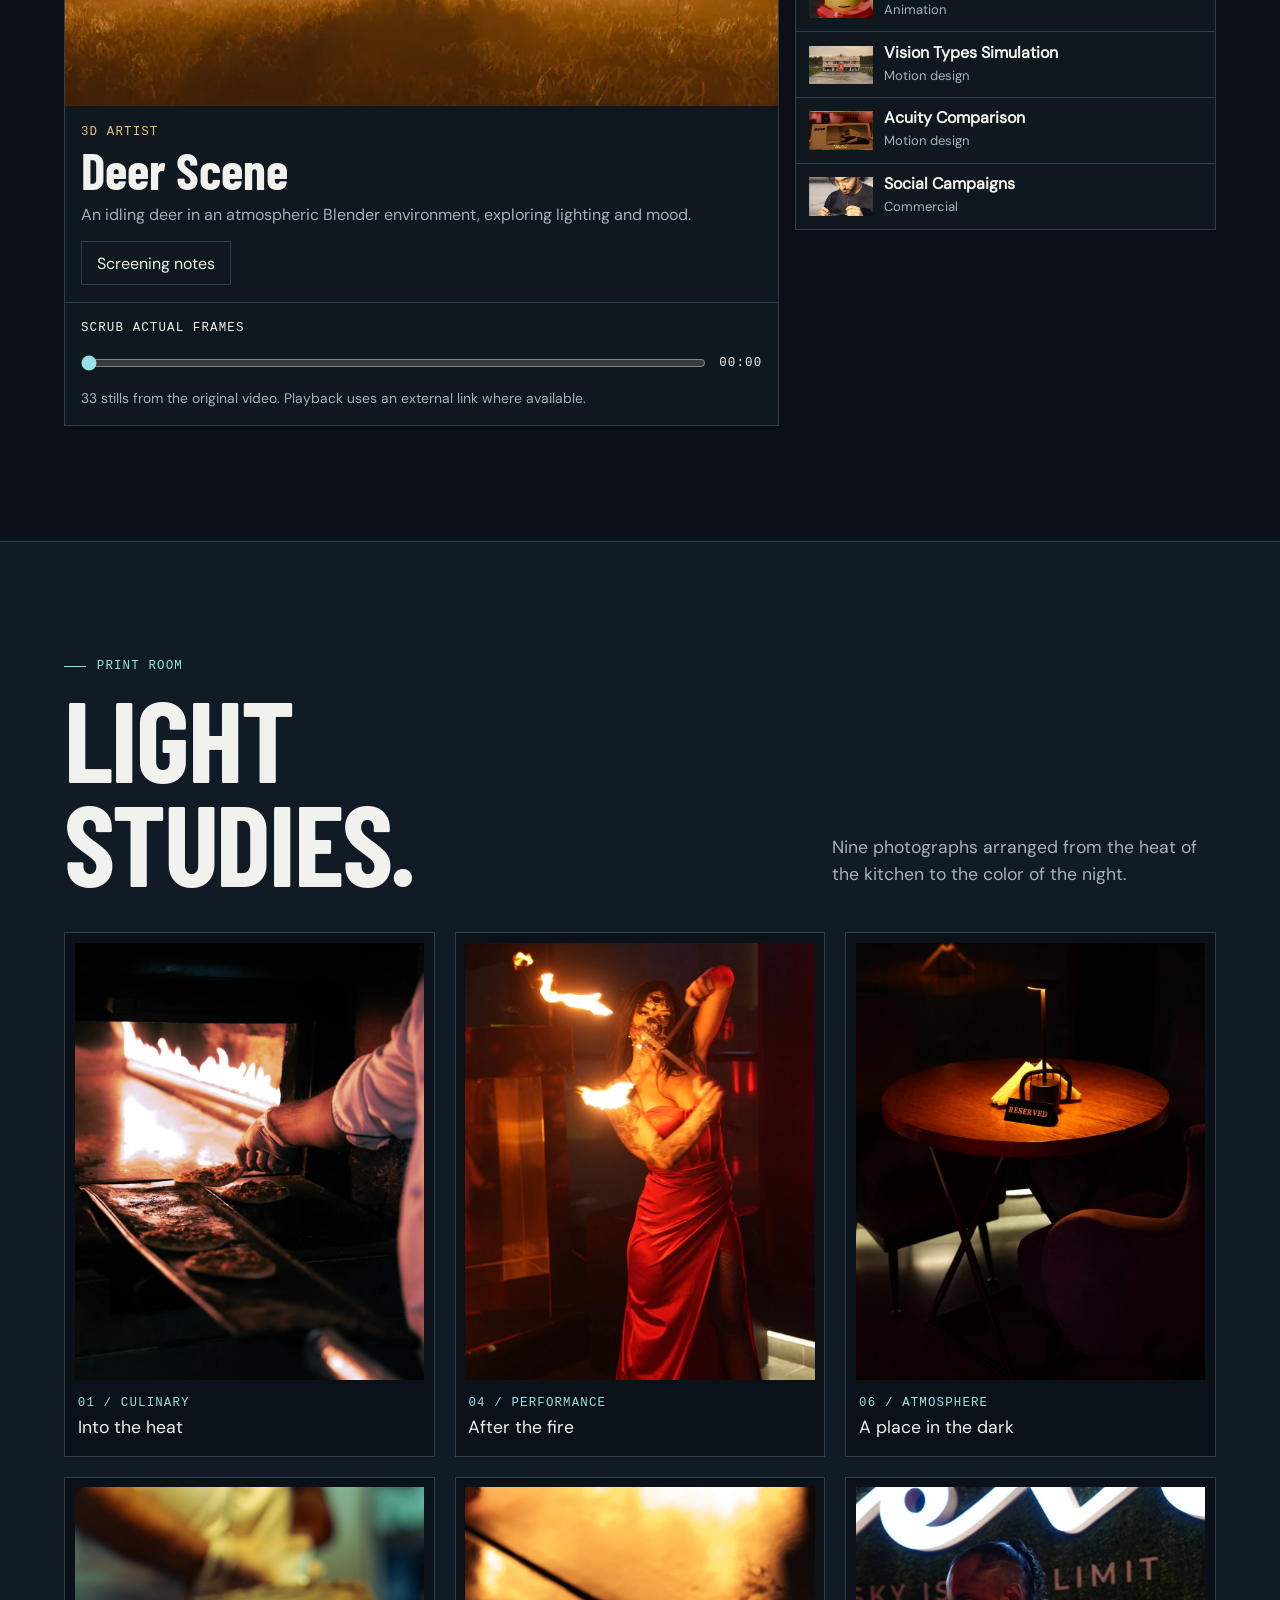
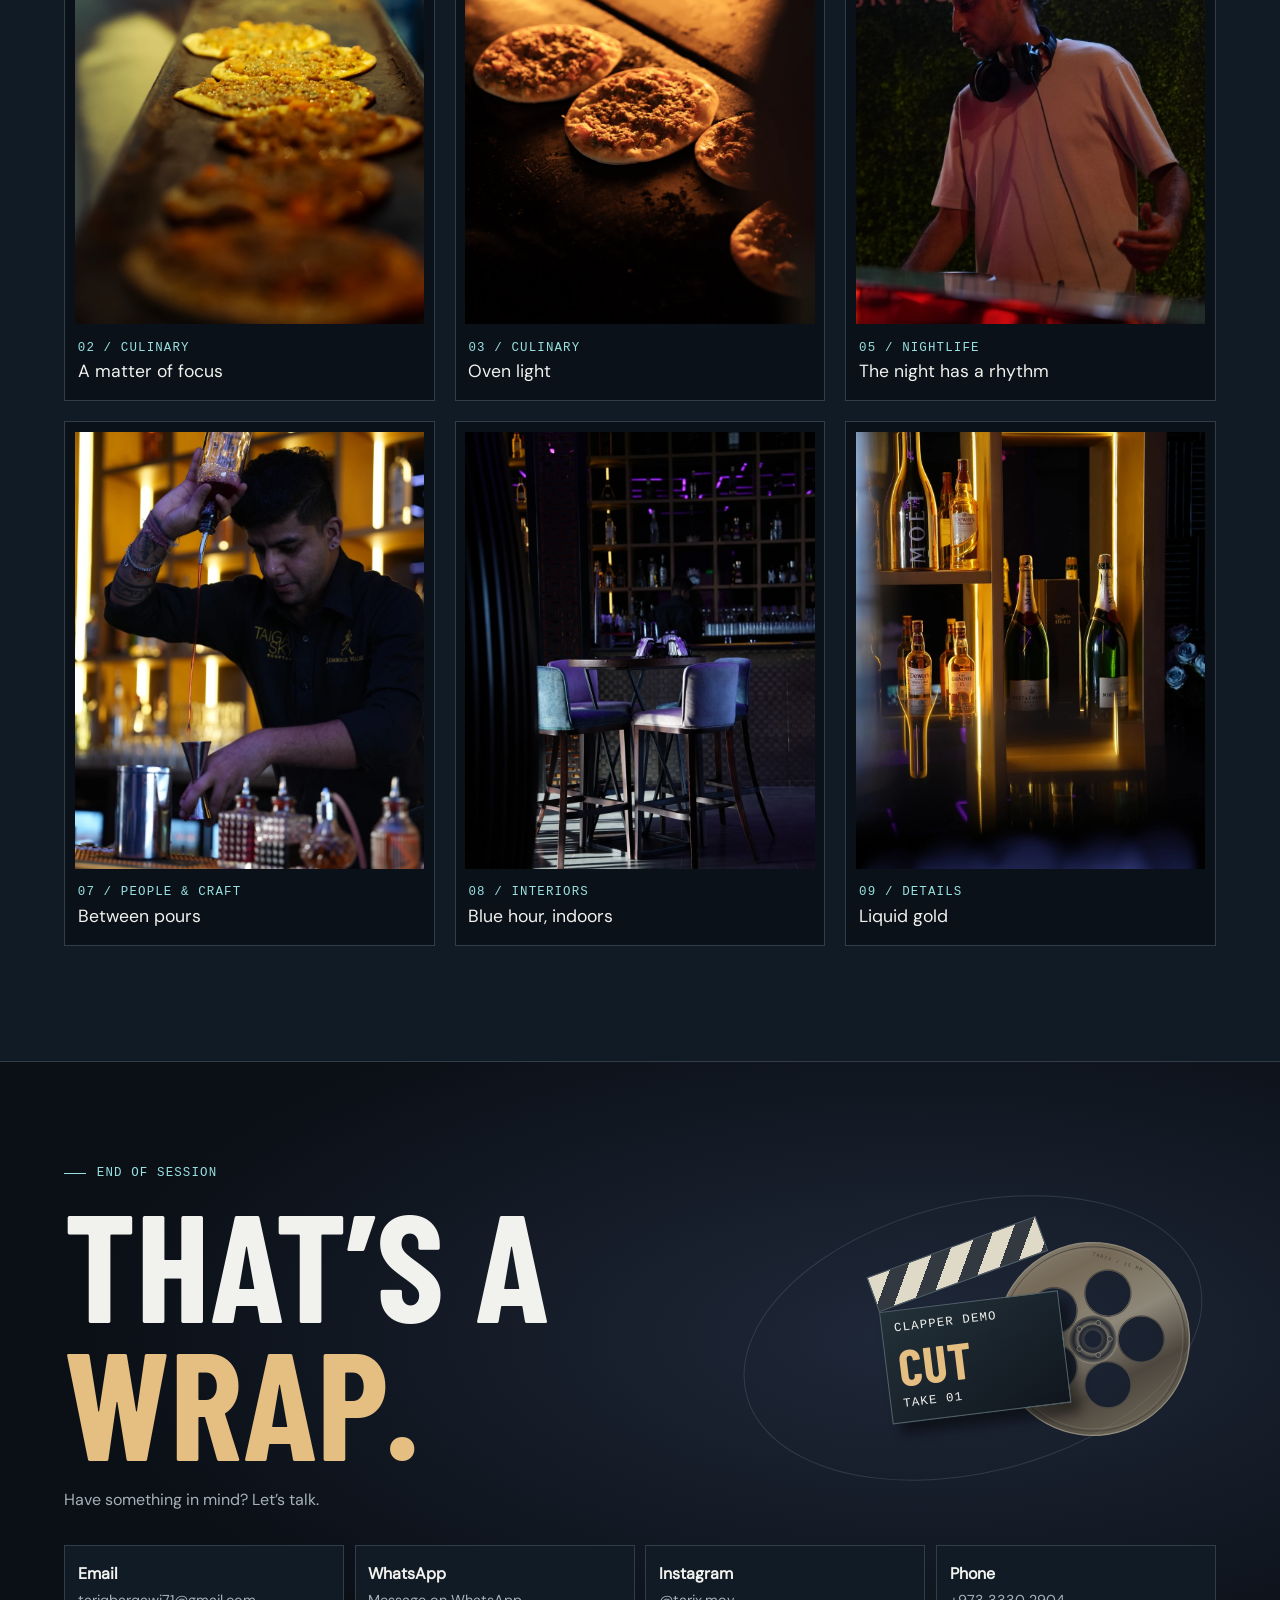
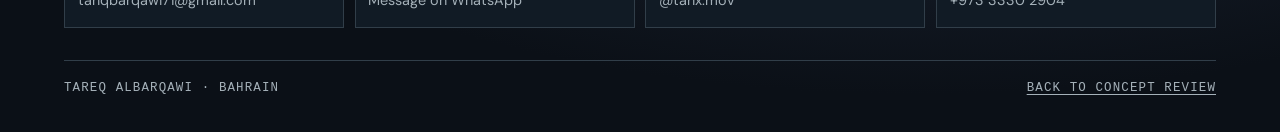
<file: v8/phase-1/studio.html>
<!doctype html>
<html lang="en">
<head>
<meta charset="utf-8">
<meta name="viewport" content="width=device-width,initial-scale=1">
<meta name="robots" content="noindex,nofollow">
<meta name="description" content="Phase 1 concept: a digital stage for Tareq Albarqawi&#x27;s film, motion design, and photography.">
<title>The Digital Studio — Tareq Albarqawi</title>
<link rel="icon" href="../../favicon.png">
<link rel="preload" href="../../assets/barlow-condensed-bold.ttf" as="font" type="font/ttf" crossorigin>
<link rel="stylesheet" href="shared.css">
<link rel="stylesheet" href="studio.css">
</head>
<body class="studio" id="top" data-concept="studio">
<a class="skip" href="#main">Skip to content</a>
<header class="stage-nav"><div class="site-frame head-row">
  <a class="brand" href="#top" aria-label="Back to top"><svg aria-hidden="true" viewBox="0 0 26 26" width="26" height="26" fill="none"><path d="M13 1.5 23 7.25v11.5L13 24.5 3 18.75V7.25L13 1.5Z M13 1.5 17.5 10 M23 7.25h-9 M23 18.75l-4.5-8 M13 24.5l-4.5-8 M3 18.75h9 M3 7.25l4.5 8" stroke="currentColor" stroke-width="1.3"/></svg><span>TA.<small> THE DIGITAL STUDIO</small></span></a>
  <nav aria-label="Portfolio"><a href="#work">Work</a><a href="#stills">Stills</a><a href="#contact">Contact</a></nav>
  <a class="review-link mono" href="index.html"><span class="review-long">Design review</span><span class="review-short">Review</span></a>
</div></header>
<main id="main">
<section class="hero-studio site-frame" aria-labelledby="hero-title">
  <div class="hero-intro">
    <p class="mono eyebrow"><span></span> Bahrain · Independent creative practice</p>
    <h1 id="hero-title"><span>TAREQ</span> <span>ALBARQAWI</span></h1>
    <p class="hero-role">Filmmaker, director, editor.<br>3D animation, motion design and photography.</p>
    <div class="reel-ticket">
      <img src="../../assets/showreel-CYh5Zr_7LJ8.webp" alt="Still from the 2026 showreel" width="405" height="720" fetchpriority="high">
      <div><p class="mono">2026 SHOWREEL · 9:16</p><a class="button primary reel-cta" href="https://www.youtube.com/shorts/CYh5Zr_7LJ8?feature=share" target="_blank" rel="noopener" data-screen="showreel"><svg aria-hidden="true" viewBox="0 0 20 20" width="16" height="16"><path d="M6 3.4v13.2L16 10z" fill="currentColor"/></svg><span>Open showreel</span></a></div>
    </div>
  </div>
  <div class="stage" aria-labelledby="stage-title">
    <div class="stage-header mono"><span id="stage-title">OBJECT STUDY / GOLD RIBBON</span><span class="stage-code">STAGE VIEW</span></div>
    <div class="stage-view">
      <div class="target" aria-hidden="true"></div>
      <div class="stage-floor" aria-hidden="true"></div>
      <div class="stage-shadow" aria-hidden="true"></div>
      <img class="sculpture" data-sculpture src="../../assets/motion-sculpture.webp" width="1400" height="1400" alt="The original gold ribbon sculpture from V7" fetchpriority="high">
      <canvas data-mesh hidden aria-hidden="true"></canvas>
      <span class="view-bracket top-left" aria-hidden="true"></span><span class="view-bracket top-right" aria-hidden="true"></span><span class="view-bracket bottom-left" aria-hidden="true"></span><span class="view-bracket bottom-right" aria-hidden="true"></span>
      <p class="stage-caption mono">A studio study in form &amp; light</p>
    </div>
    <div class="stage-deck">
      <div class="segmented" role="group" aria-label="Sculpture display">
        <button type="button" data-material="gold" aria-pressed="true">Gold</button>
        <button type="button" data-material="wire" aria-pressed="false">Wireframe</button>
      </div>
      <button class="live-toggle" type="button" data-live aria-pressed="false">Enable live 3D</button>
      <label class="stage-angle" hidden><span class="mono">Orbit</span><input data-orbit type="range" min="-60" max="90" value="0" step="5" aria-label="Sculpture orbit"></label>
      <p class="stage-status" role="status">Still view · live orbit is optional</p>
    </div>
  </div>
  <div class="studio-baseline mono"><span>CONCEPT A / DIGITAL STUDIO</span><span>FILM · FORM · LIGHT</span></div>
</section>
<section class="studio-work site-frame" id="work" aria-labelledby="work-title">
  <div class="section-lead"><div><p class="mono eyebrow"><span></span> The screening room</p><h2 id="work-title">SELECTED<br>WORK.</h2></div><p>Choose a project to bring it onto the monitor. Scrub through frames from the original footage.</p></div>
  <div class="workbench">
    <article class="monitor" aria-label="Project monitor" data-monitor>
      <div class="monitor-bar mono"><span>PROJECT MONITOR</span><span data-monitor-format>16:9 / 3D ENVIRONMENT</span></div>
      <div class="monitor-well" data-well><div class="screen-frame" data-film-visual><img src="media/deer-frame.webp" alt="Deer Scene preview" width="640" height="360" loading="lazy"></div></div>
      <div class="monitor-copy"><p class="mono" data-monitor-role>3D Artist</p><h3 data-monitor-title>Deer Scene</h3><p data-monitor-summary>An idling deer in an atmospheric Blender environment, exploring lighting and mood.</p><button class="button secondary" type="button" data-screen="deer-scene"><span>Screening notes</span></button></div>
      <div class="scan-controls" data-scan="deer-scene">
  <label class="mono" for="frame-deer-scene">Scrub actual frames</label>
  <input id="frame-deer-scene" type="range" min="0" max="32" step="1" value="0" aria-valuetext="Frame 1 of 33">
  <output for="frame-deer-scene" class="mono" aria-hidden="true">00:00</output>
  <p class="scan-note">33 stills from the original video. Playback uses an external link where available.</p>
</div>
    </article>
    <div class="project-drawer" aria-label="Select a project"><div class="mono drawer-label">PROJECT LIBRARY <span>8 FILMS</span></div>
      <button class="project-option" type="button" data-project="deer-scene" aria-pressed="true"><img src="media/deer-frame.webp" alt="" width="68" height="43" loading="lazy" decoding="async"><span><strong>Deer Scene</strong><small>3D environment</small></span><span class="mark" aria-hidden="true"></span></button>
<button class="project-option" type="button" data-project="a-quiet-trail" aria-pressed="false"><img src="../../assets/a-quiet-trail-w04hOwvVkdc.webp" alt="" width="68" height="43" loading="lazy" decoding="async"><span><strong>A Quiet Trail</strong><small>Short film</small></span><span class="mark" aria-hidden="true"></span></button>
<button class="project-option" type="button" data-project="elham" aria-pressed="false"><img src="../../assets/elham-3bs6WSHtgNQ.webp" alt="" width="68" height="43" loading="lazy" decoding="async"><span><strong>Elham</strong><small>Documentary</small></span><span class="mark" aria-hidden="true"></span></button>
<button class="project-option" type="button" data-project="vfx" aria-pressed="false"><img src="../../assets/vfx-kDgd1eqAqTs.webp" alt="" width="68" height="43" loading="lazy" decoding="async"><span><strong>VFX &amp; 3D Integration</strong><small>VFX</small></span><span class="mark" aria-hidden="true"></span></button>
<button class="project-option" type="button" data-project="playthings" aria-pressed="false"><img src="../../assets/playthings-hDDDlkD6jYc.webp" alt="" width="68" height="43" loading="lazy" decoding="async"><span><strong>Playthings</strong><small>Animation</small></span><span class="mark" aria-hidden="true"></span></button>
<button class="project-option" type="button" data-project="vision-types" aria-pressed="false"><img src="../../assets/vision-types-JmTyY6GTCEQ.webp" alt="" width="68" height="43" loading="lazy" decoding="async"><span><strong>Vision Types Simulation</strong><small>Motion design</small></span><span class="mark" aria-hidden="true"></span></button>
<button class="project-option" type="button" data-project="acuity" aria-pressed="false"><img src="../../assets/acuity-rgeq3qAihJA.webp" alt="" width="68" height="43" loading="lazy" decoding="async"><span><strong>Acuity Comparison</strong><small>Motion design</small></span><span class="mark" aria-hidden="true"></span></button>
<button class="project-option" type="button" data-project="social-campaigns" aria-pressed="false"><img src="../../assets/social-campaigns-flJJizkurxQ.webp" alt="" width="68" height="43" loading="lazy" decoding="async"><span><strong>Social Campaigns</strong><small>Commercial</small></span><span class="mark" aria-hidden="true"></span></button>
    </div>
  </div>
  <noscript><p>The interactive monitor needs JavaScript. The alternate <a href="cut.html#work">film index</a> keeps project details and YouTube links readable.</p></noscript>
</section>
<section class="studio-stills" id="stills" aria-labelledby="stills-title">
  <div class="site-frame">
    <div class="section-lead"><div><p class="mono eyebrow"><span></span> Print room</p><h2 id="stills-title">LIGHT<br>STUDIES.</h2></div><p>Nine photographs arranged from the heat of the kitchen to the color of the night.</p></div>
    <div class="studio-wall"><figure class="photo-tile">
  <a href="../../assets/photography/frame-01-1367.webp" data-photo data-title="Into the heat" data-caption="Preparation beside a dramatic flame-lit oven." data-number="01">
    <img src="../../assets/photography/frame-01-960.webp" srcset="../../assets/photography/frame-01-480.webp 480w, ../../assets/photography/frame-01-960.webp 960w" sizes="(max-width: 640px) 92vw, (max-width: 1000px) 44vw, 40vw" width="960" height="1438" alt="Preparation beside a dramatic flame-lit oven." loading="lazy" decoding="async">
  </a>
  <figcaption><span class="mono">01 / Culinary</span><strong>Into the heat</strong></figcaption>
</figure><figure class="photo-tile">
  <a href="../../assets/photography/frame-04-1367.webp" data-photo data-title="After the fire" data-caption="A fire performer surrounded by dramatic red and orange light." data-number="04">
    <img src="../../assets/photography/frame-04-960.webp" srcset="../../assets/photography/frame-04-480.webp 480w, ../../assets/photography/frame-04-960.webp 960w" sizes="(max-width: 640px) 92vw, (max-width: 1000px) 44vw, 40vw" width="960" height="1438" alt="A fire performer surrounded by dramatic red and orange light." loading="lazy" decoding="async">
  </a>
  <figcaption><span class="mono">04 / Performance</span><strong>After the fire</strong></figcaption>
</figure><figure class="photo-tile">
  <a href="../../assets/photography/frame-06-1367.webp" data-photo data-title="A place in the dark" data-caption="A reserved table illuminated by a warm pool of light." data-number="06">
    <img src="../../assets/photography/frame-06-960.webp" srcset="../../assets/photography/frame-06-480.webp 480w, ../../assets/photography/frame-06-960.webp 960w" sizes="(max-width: 640px) 92vw, (max-width: 1000px) 44vw, 40vw" width="960" height="1438" alt="A reserved table illuminated by a warm pool of light." loading="lazy" decoding="async">
  </a>
  <figcaption><span class="mono">06 / Atmosphere</span><strong>A place in the dark</strong></figcaption>
</figure><figure class="photo-tile">
  <a href="../../assets/photography/frame-02-1367.webp" data-photo data-title="A matter of focus" data-caption="Close-up of food being prepared, with a shallow depth of field." data-number="02">
    <img src="../../assets/photography/frame-02-960.webp" srcset="../../assets/photography/frame-02-480.webp 480w, ../../assets/photography/frame-02-960.webp 960w" sizes="(max-width: 640px) 92vw, (max-width: 1000px) 44vw, 40vw" width="960" height="1438" alt="Close-up of food being prepared, with a shallow depth of field." loading="lazy" decoding="async">
  </a>
  <figcaption><span class="mono">02 / Culinary</span><strong>A matter of focus</strong></figcaption>
</figure><figure class="photo-tile">
  <a href="../../assets/photography/frame-03-1367.webp" data-photo data-title="Oven light" data-caption="Freshly baked food beside the warm glow of an oven." data-number="03">
    <img src="../../assets/photography/frame-03-960.webp" srcset="../../assets/photography/frame-03-480.webp 480w, ../../assets/photography/frame-03-960.webp 960w" sizes="(max-width: 640px) 92vw, (max-width: 1000px) 44vw, 40vw" width="960" height="1438" alt="Freshly baked food beside the warm glow of an oven." loading="lazy" decoding="async">
  </a>
  <figcaption><span class="mono">03 / Culinary</span><strong>Oven light</strong></figcaption>
</figure><figure class="photo-tile">
  <a href="../../assets/photography/frame-05-1367.webp" data-photo data-title="The night has a rhythm" data-caption="A DJ wearing headphones in atmospheric nightlife lighting." data-number="05">
    <img src="../../assets/photography/frame-05-960.webp" srcset="../../assets/photography/frame-05-480.webp 480w, ../../assets/photography/frame-05-960.webp 960w" sizes="(max-width: 640px) 92vw, (max-width: 1000px) 44vw, 40vw" width="960" height="1438" alt="A DJ wearing headphones in atmospheric nightlife lighting." loading="lazy" decoding="async">
  </a>
  <figcaption><span class="mono">05 / Nightlife</span><strong>The night has a rhythm</strong></figcaption>
</figure><figure class="photo-tile">
  <a href="../../assets/photography/frame-07-1367.webp" data-photo data-title="Between pours" data-caption="A bartender preparing a beverage in a warmly lit bar." data-number="07">
    <img src="../../assets/photography/frame-07-960.webp" srcset="../../assets/photography/frame-07-480.webp 480w, ../../assets/photography/frame-07-960.webp 960w" sizes="(max-width: 640px) 92vw, (max-width: 1000px) 44vw, 40vw" width="960" height="1438" alt="A bartender preparing a beverage in a warmly lit bar." loading="lazy" decoding="async">
  </a>
  <figcaption><span class="mono">07 / People &amp; craft</span><strong>Between pours</strong></figcaption>
</figure><figure class="photo-tile">
  <a href="../../assets/photography/frame-08-1367.webp" data-photo data-title="Blue hour, indoors" data-caption="A moody lounge interior with blue and purple lighting." data-number="08">
    <img src="../../assets/photography/frame-08-960.webp" srcset="../../assets/photography/frame-08-480.webp 480w, ../../assets/photography/frame-08-960.webp 960w" sizes="(max-width: 640px) 92vw, (max-width: 1000px) 44vw, 40vw" width="960" height="1438" alt="A moody lounge interior with blue and purple lighting." loading="lazy" decoding="async">
  </a>
  <figcaption><span class="mono">08 / Interiors</span><strong>Blue hour, indoors</strong></figcaption>
</figure><figure class="photo-tile">
  <a href="../../assets/photography/frame-09-1367.webp" data-photo data-title="Liquid gold" data-caption="Bottles arranged on shelves illuminated by dramatic gold lighting." data-number="09">
    <img src="../../assets/photography/frame-09-960.webp" srcset="../../assets/photography/frame-09-480.webp 480w, ../../assets/photography/frame-09-960.webp 960w" sizes="(max-width: 640px) 92vw, (max-width: 1000px) 44vw, 40vw" width="960" height="1438" alt="Bottles arranged on shelves illuminated by dramatic gold lighting." loading="lazy" decoding="async">
  </a>
  <figcaption><span class="mono">09 / Details</span><strong>Liquid gold</strong></figcaption>
</figure></div>
  </div>
</section>
<section class="studio-wrap" id="contact" aria-labelledby="wrap-title">
  <div class="site-frame wrap-inner">
    <div><p class="mono eyebrow"><span></span> End of session</p><h2 id="wrap-title">THAT’S A<br><em>WRAP.</em></h2><p>Have something in mind? Let’s talk.</p></div>
    <div class="wrap-prop"><img src="../../assets/cinema-reel.svg" width="220" height="220" alt="" loading="lazy">
      <button type="button" class="clapper" data-clapper aria-label="Try the clapper demonstration"><span aria-hidden="true" class="clapper-strip"></span><span class="clapper-face"><span class="mono">CLAPPER DEMO</span><strong>CUT</strong><span class="mono" data-take>TAKE 01</span></span></button>
      <p class="sr-only" aria-live="polite" data-clap-status></p>
    </div>
    <address class="studio-contacts"><a href="mailto:tariqbarqawi71@gmail.com" class="contact-link"><strong>Email</strong><span>tariqbarqawi71@gmail.com</span></a>
<a href="https://wa.me/97333302904" class="contact-link"><strong>WhatsApp</strong><span>Message on WhatsApp</span></a>
<a href="https://www.instagram.com/tarix.mov/" class="contact-link"><strong>Instagram</strong><span>@tarix.mov</span></a>
<a href="tel:+97333302904" class="contact-link"><strong>Phone</strong><span>+973 3330 2904</span></a></address>
    <footer class="end-note mono"><span>TAREQ ALBARQAWI · BAHRAIN</span><a href="index.html">Back to concept review</a></footer>
  </div>
</section>
</main>

<dialog class="review-dialog" id="review-dialog" aria-labelledby="dialog-title">
  <header class="dialog-bar"><p class="mono" id="dialog-kicker">Portfolio preview</p><button type="button" class="icon-button" data-close>Close</button></header>
  <div class="dialog-body" id="dialog-body"></div>
</dialog>
<script type="application/json" id="films">{"showreel":{"title":"Showreel 2026","role":"3D Animation / Motion Design / Live Action","description":"A single pass through the work: 3D environments, motion design, live-action grading and the seams where they meet.","ratio":"9:16","poster":"../../assets/showreel-CYh5Zr_7LJ8.webp","category":"Showreel","watch":"https://www.youtube.com/shorts/CYh5Zr_7LJ8?feature=share","linkKind":"YouTube reference"},"playthings":{"title":"Playthings","role":"Solo Creator - 3D Animation","description":"An independent 3D animated short focusing on suspense and stylized storytelling.","ratio":"16:9","poster":"../../assets/playthings-hDDDlkD6jYc.webp","category":"Animation","watch":"https://www.youtube.com/watch?v=hDDDlkD6jYc","linkKind":"YouTube preview"},"a-quiet-trail":{"title":"A Quiet Trail","role":"Director","description":"A live-action Bahraini adaptation inspired by Little Red Riding Hood, emphasizing atmospheric tension and visual storytelling.","ratio":"16:9","poster":"../../assets/a-quiet-trail-w04hOwvVkdc.webp","category":"Short film","watch":"https://www.youtube.com/watch?v=w04hOwvVkdc","linkKind":"YouTube reference","preview":{"columns":6,"rows":6,"frameCount":33,"times":[0.0,12.75,25.5,38.291667,51.041667,63.791667,76.541667,89.291667,102.083333,114.833333,127.583333,140.333333,153.083333,165.833333,178.625,191.375,204.125,216.875,229.625,242.416667,255.166667,267.916667,280.666667,293.416667,306.166667,318.958333,331.708333,344.458333,357.208333,369.958333,382.75,395.5,408.25],"duration":408.291667,"frameWidth":640,"frameHeight":360,"sheet":"../../assets/video-previews/a-quiet-trail.webp"}},"elham":{"title":"Elham","role":"Editor & Assistant Cinematographer","description":"A documentary biopic detailing a Bahraini artist's journey from art school to becoming an art educator.","ratio":"16:9","poster":"../../assets/elham-3bs6WSHtgNQ.webp","category":"Documentary","watch":"https://www.youtube.com/watch?v=3bs6WSHtgNQ","linkKind":"YouTube reference","preview":{"columns":6,"rows":6,"frameCount":33,"times":[0.0,22.288933,44.577867,66.8668,89.155733,111.4113,133.700233,155.989167,178.2781,200.567033,222.855967,245.1449,267.400467,289.6894,311.978333,334.267267,356.5562,378.845133,401.134067,423.423,445.711933,467.9675,490.256433,512.545367,534.8343,557.123233,579.412167,601.7011,623.956667,646.2456,668.534533,690.823467,713.1124],"duration":713.145767,"frameWidth":640,"frameHeight":360,"sheet":"../../assets/video-previews/elham.webp"}},"vision-types":{"title":"Vision Types Simulation","role":"3D & Motion Designer","description":"Highly realistic simulation of optical vision impairments combining Blender and After Effects.","ratio":"9:16","poster":"../../assets/vision-types-JmTyY6GTCEQ.webp","category":"Motion design","watch":"https://www.youtube.com/watch?v=JmTyY6GTCEQ","linkKind":"YouTube reference","preview":{"columns":6,"rows":6,"frameCount":33,"times":[0.0,0.566667,1.133333,1.7,2.266667,2.833333,3.4,3.966667,4.533333,5.066667,5.633333,6.2,6.766667,7.333333,7.9,8.466667,9.033333,9.6,10.166667,10.733333,11.3,11.866667,12.433333,13.0,13.533333,14.1,14.666667,15.233333,15.8,16.366667,16.933333,17.5,18.066667],"duration":18.1,"frameWidth":270,"frameHeight":480,"sheet":"../../assets/video-previews/vision-types.webp"}},"acuity":{"title":"Acuity Comparison","role":"3D & Motion Designer","description":"A split-screen technical visualization comparing optical conditions side-by-side.","ratio":"9:16","poster":"../../assets/acuity-rgeq3qAihJA.webp","category":"Motion design","watch":"https://www.youtube.com/watch?v=rgeq3qAihJA","linkKind":"YouTube reference","preview":{"columns":6,"rows":6,"frameCount":33,"times":[0.0,0.8,1.6,2.433333,3.233333,4.033333,4.866667,5.666667,6.466667,7.266667,8.066667,8.9,9.7,10.5,11.333333,12.133333,12.933333,13.733333,14.533333,15.366667,16.166667,16.966667,17.8,18.6,19.4,20.2,21.0,21.833333,22.633333,23.433333,24.266667,25.066667,25.866667],"duration":25.9,"frameWidth":270,"frameHeight":480,"sheet":"../../assets/video-previews/acuity.webp"}},"vfx":{"title":"VFX & 3D Integration","role":"VFX Artist","description":"Integrating 3D models into real-world live-action footage for dynamic visual effects.","ratio":"9:16","poster":"../../assets/vfx-kDgd1eqAqTs.webp","category":"VFX","watch":"https://www.youtube.com/watch?v=kDgd1eqAqTs","linkKind":"YouTube reference","preview":{"columns":6,"rows":6,"frameCount":33,"times":[0.0,1.1,2.2,3.3,4.4,5.5,6.566667,7.666667,8.766667,9.866667,10.966667,12.066667,13.166667,14.266667,15.366667,16.466667,17.533333,18.633333,19.733333,20.833333,21.933333,23.033333,24.133333,25.233333,26.333333,27.433333,28.533333,29.6,30.7,31.8,32.9,34.0,35.1],"duration":35.133333,"frameWidth":270,"frameHeight":480,"sheet":"../../assets/video-previews/vfx.webp"}},"social-campaigns":{"title":"Social Campaigns","role":"Videographer & Editor","description":"High-end commercial videography tailored for engaging brand marketing campaigns.","ratio":"9:16","poster":"../../assets/social-campaigns-flJJizkurxQ.webp","category":"Commercial","watch":"https://www.youtube.com/watch?v=flJJizkurxQ","linkKind":"YouTube reference","preview":{"columns":6,"rows":6,"frameCount":33,"times":[0.0,2.48,4.96,7.48,9.96,12.44,14.96,17.44,19.92,22.4,24.88,27.4,29.88,32.36,34.88,37.36,39.84,42.32,44.8,47.32,49.8,52.28,54.8,57.28,59.76,62.24,64.72,67.24,69.72,72.2,74.72,77.2,79.68],"duration":79.72,"frameWidth":270,"frameHeight":480,"sheet":"../../assets/video-previews/social-campaigns.webp"}},"deer-scene":{"title":"Deer Scene","role":"3D Artist","description":"An idling deer in an atmospheric Blender environment, exploring lighting and mood.","ratio":"16:9","poster":"media/deer-frame.webp","category":"3D environment","watch":null,"linkKind":"YouTube reference","preview":{"columns":6,"rows":6,"frameCount":33,"times":[0.0,0.458333,0.875,1.333333,1.791667,2.208333,2.666667,3.125,3.541667,4.0,4.458333,4.875,5.333333,5.791667,6.208333,6.666667,7.083333,7.541667,8.0,8.416667,8.875,9.333333,9.75,10.208333,10.666667,11.083333,11.541667,12.0,12.416667,12.875,13.333333,13.75,14.208333],"duration":14.25,"frameWidth":640,"frameHeight":360,"sheet":"../../assets/video-previews/deer-scene.webp"}}}</script>
<script defer src="prototype.js"></script>
</body>
</html>
</file>
<file: v8/phase-1/shared.css>
@font-face{font-family:Barlow;src:url("../../assets/barlow-condensed-bold.ttf") format("truetype");font-weight:700;font-display:swap}
@font-face{font-family:DM;src:url("../../assets/dm-sans.ttf") format("truetype");font-style:normal;font-weight:400;font-display:swap}
:root{--sans:DM,system-ui,sans-serif;--display:Barlow,"Arial Narrow",Impact,sans-serif;--mono:ui-monospace,"Cascadia Mono",Consolas,monospace}
*,*::before,*::after{box-sizing:border-box}
[hidden]{display:none!important}
html{scroll-padding-top:5.75rem;text-size-adjust:100%;-webkit-text-size-adjust:100%}
body{margin:0;font:1rem/1.55 var(--sans);color:var(--text);background:var(--page)}
main{display:block}
img{display:block;max-inline-size:100%;height:auto}
figure,h1,h2,h3,p{margin:0}
a{color:inherit;text-decoration:none}
button,input{font:inherit;color:inherit}
button{cursor:pointer}
button:disabled{cursor:wait}
button,a,input,summary{-webkit-tap-highlight-color:transparent}
a:focus-visible,button:focus-visible,summary:focus-visible,input:focus-visible{outline:2px solid var(--focus,var(--accent));outline-offset:4px}
.site-frame{width:min(90%,86rem);margin-inline:auto}
.mono{font-family:var(--mono);font-size:.78rem;letter-spacing:.09em;text-transform:uppercase;line-height:1.45}
h1,h2{font-family:var(--display);font-weight:700;line-height:.9}
.skip{position:fixed;z-index:15;left:1rem;top:.5rem;transform:translateY(-150%);padding:.75rem 1rem;background:#fff;color:#111}
.skip:focus{transform:none}
.sr-only{position:absolute;width:1px;height:1px;padding:0;margin:-1px;overflow:hidden;clip-path:inset(50%);white-space:nowrap;border:0}
.head-row{display:flex;justify-content:space-between;align-items:center;min-height:4.2rem;gap:1.25rem}
.brand{display:inline-flex;align-items:center;gap:.58rem;min-height:2.75rem;white-space:nowrap;font-weight:bold}
.head-row nav{display:flex;gap:clamp(.6rem,2.35vw,2.25rem);align-items:center}
.head-row nav a,.review-link{display:flex;align-items:center;min-height:2.75rem;white-space:nowrap}
.head-row nav a:hover,.review-link:hover{text-decoration:underline;text-underline-offset:.3em}
.review-short{display:none}
.button,.icon-button{border:1px solid var(--line);display:inline-flex;align-items:center;justify-content:center;min-height:2.75rem;padding:.65rem .95rem;gap:.6rem;line-height:1.2;background:transparent;color:inherit}
.button:hover,.icon-button:hover{border-color:var(--accent);color:var(--accent)}
.button svg{flex:none}
.primary{border-color:var(--accent);background:var(--accent);color:var(--on-accent)}
.primary:hover{border-color:var(--accent);color:var(--on-accent);filter:brightness(1.085)}
.contact-link{display:flex;flex-direction:column;gap:.1rem;min-width:0}
.contact-link strong{font-size:1rem}
.contact-link span{overflow-wrap:anywhere}
.end-note{display:flex;justify-content:space-between;align-items:center;gap:1rem;flex-wrap:wrap}
.end-note a,.text-action{text-decoration:underline;text-underline-offset:.27em}
.end-note a{padding:.5rem 0}
.screen-frame{position:relative;overflow:hidden;isolation:isolate;background:#08090a;width:100%;height:100%}
.screen-frame img{width:100%;height:100%;object-fit:contain}
.frame-surface{position:absolute;inset:0;background-repeat:no-repeat;pointer-events:none}
.scan-controls{display:grid;grid-template-columns:minmax(0,1fr) auto;align-items:center;gap:.25rem .8rem}
.scan-controls label{grid-column:1/-1}
.scan-controls input{min-width:0;width:100%;margin:0;accent-color:var(--accent);height:2.75rem;touch-action:pan-y}
.scan-note{grid-column:1/-1;color:var(--muted);font-size:.87rem;line-height:1.4}
.photo-tile{min-width:0}
.photo-tile a{display:block;overflow:hidden}
.photo-tile img{width:100%;height:100%;object-fit:cover;transition:transform 240ms ease-out}
.photo-tile a:hover img{transform:scale(1.025)}
.photo-tile figcaption strong{display:block;font-weight:400;font-size:1.1rem}
.review-dialog{--text:#f4eee4;--muted:#bcb6ab;--accent:#e1b47a;--on-accent:#181716;--line:#ffffff38;background:#161819;color:var(--text);border:1px solid var(--line);padding:0;width:min(90vw,54rem);max-height:90dvh;overscroll-behavior:contain}
.review-dialog::backdrop{background:#090c11d9}
.dialog-bar{border-bottom:1px solid var(--line);display:flex;align-items:center;justify-content:space-between;padding:.55rem 1rem;gap:1rem}
.dialog-bar p{color:var(--accent)}
.dialog-body{padding:clamp(1rem,3vw,2rem)}
.dialog-media{margin:0 auto 1.25rem;max-width:100%;max-height:57dvh;width:auto;object-fit:contain}
.dialog-body h2{font-size:clamp(2.7rem,7vw,4.5rem);margin-bottom:.65rem}
.dialog-body p:not(:last-child){margin-bottom:.75rem}
.dialog-body .scan-note{color:var(--muted)}
.dialog-body .primary{margin-top:.5rem}
.photo-controls{display:flex;justify-content:space-between;align-items:center;margin-top:1rem;gap:.5rem}
@media(max-width:640px){
  .site-frame{width:calc(100% - 2rem)}
  .head-row{gap:.65rem;min-height:3.75rem}
  .head-row nav{font-size:.9rem}
  .review-long{display:none}
  .review-short{display:inline}
  .end-note{gap:.35rem}
}
@media(prefers-reduced-motion:reduce){
  *,*::before,*::after{scroll-behavior:auto!important;animation-duration:.01ms!important;transition-duration:.01ms!important}
}
</file>
<file: v8/phase-1/review.css>
.review{--page:#f0ede6;--text:#20201f;--muted:#53554e;--accent:#9b3024;--on-accent:white;--line:#bbb6aa;padding-bottom:3rem}
.review-top{display:flex;justify-content:space-between;gap:1rem;align-items:center;min-height:4.2rem;border-bottom:1px solid var(--line);color:#41423e}
.review-intro{display:flex;justify-content:space-between;align-items:end;gap:2rem;padding:clamp(2.4rem,5.75vw,5rem) 0 2rem}
.review-intro h1{font-size:clamp(4.1rem,10vw,9rem);letter-spacing:-.033em}
.review-intro h1 span{color:var(--accent)}
.review-intro p{max-width:22rem;color:var(--muted);font-size:1.08rem}
.concepts{display:grid;grid-template-columns:repeat(2,minmax(0,1fr));gap:1rem}
.concept-card{min-width:0;border:1px solid var(--line);background:#faf7ef}
.concept-image{display:block;position:relative;overflow:hidden;aspect-ratio:1.95;background:#132024}
.concept-image img{width:100%;height:100%;transition:transform 230ms ease-out}
.concept-image:hover img{transform:scale(1.015)}
.concept-image span{position:absolute;left:.85rem;top:.75rem;background:#101317df;color:#eef4ee;padding:.35rem .45rem}
.review-a .concept-image{background:radial-gradient(ellipse at 51% 49%,#244f59,#111b25 73%)}
.review-a img{object-fit:contain}
.review-b img{object-fit:cover}
.concept-copy{padding:1.15rem}
.concept-copy p:first-child{color:var(--accent)}
.concept-copy h2{font-size:clamp(2.4rem,5vw,4.7rem);margin:.25rem 0 .6rem}
.concept-copy p:not(.mono){max-width:30rem;color:var(--muted)}
.concept-copy .button{margin-top:1rem}
.review-a .concept-copy{--accent:#175262}
.review-note{padding-top:1.25rem;color:var(--muted)}
@media(max-width:650px){.review-intro{display:grid;gap:1rem}.concepts{grid-template-columns:minmax(0,1fr)}}

.universe-feature{display:grid;grid-template-columns:1fr 1.08fr;align-items:center;background:#18111f;color:#f9eddd;border:1px solid #583a56;margin-bottom:1rem;min-width:0}
.universe-object{aspect-ratio:1.45;position:relative;overflow:hidden;background:radial-gradient(ellipse at 58% 45%,#634365,#2c203e 48%,#100d19 92%);isolation:isolate}
.universe-object::before{position:absolute;content:"";inset:16%;border:1px solid #d8afbe75;border-radius:50%;transform:rotate(-23deg) scaleY(.72)}
.universe-object img{height:100%;width:100%;object-fit:contain;transform:scale(1.18)}
.universe-feature-copy{padding:clamp(1.1rem,4vw,2.6rem)}
.universe-feature-copy .mono{color:#e9ab98}
.universe-feature-copy h2{font-size:clamp(3.65rem,7vw,7.4rem);margin:.15em 0 .18em}
.universe-feature-copy p:not(.mono){color:#dfc7db;max-width:24rem}
.universe-feature-copy .button{--accent:#ebbc8e;--on-accent:#291722;margin-top:1rem}
@media(max-width:650px){.universe-feature{grid-template-columns:1fr}.universe-object{aspect-ratio:1.8}}
</file>
<file: v8/phase-1/cut.css>
.cut{--page:#f0ebe0;--text:#1e2422;--muted:#50534d;--accent:#a22b24;--on-accent:#fffaf2;--line:#aaa595;--red:#a7352c;--letter:#f3d9c4}
.cut-nav{border-bottom:1px solid var(--line)}
.cut-nav .brand span{font:700 1.6rem/.9 var(--display);color:var(--accent)}
.cut-nav .brand small{font:400 .78rem var(--mono);letter-spacing:.05em}
.cut-nav .review-link{color:var(--accent)}
.cut-hero{padding-top:clamp(1.5rem,3vw,3rem);padding-bottom:2rem}
.cut-kicker{display:flex;justify-content:space-between;gap:1rem;color:#424a44}
.cut-hero h1{font-size:clamp(4.4rem,12.2vw,12.1rem);letter-spacing:-.038em;line-height:.84;margin:.6rem -.02em .32em;overflow-wrap:anywhere}
.cut-hero h1 i{font-style:normal;color:var(--accent)}
.cut-feature{display:grid;grid-template-columns:minmax(0,2.6fr) minmax(15rem,1fr);gap:clamp(1.35rem,3vw,3rem);align-items:start;border-top:1px solid var(--text);padding-top:1rem}
.feature-frame{min-width:0}
.lead-image{position:relative;background:#222923;overflow:hidden;aspect-ratio:16/8}
.lead-image img{width:100%;height:100%;object-fit:cover;object-position:50% 47%}
.frame-corner{position:absolute;width:2rem;height:2rem;right:.85rem;bottom:.85rem;border:1px solid #f8e1c7;border-width:0 1px 1px 0}
.feature-frame figcaption{display:flex;justify-content:space-between;gap:.55rem;border-bottom:1px solid var(--line);padding:.55rem 0;color:var(--muted)}
.cut-feature-copy{padding-block:.35rem .25rem}
.cut-eyebrow{color:var(--accent);font-weight:bold}
.cut-feature-copy h2{font-size:clamp(3rem,6.1vw,6.5rem);margin:.34rem 0 .65rem;letter-spacing:-.03em}
.cut-feature-copy h2 span,.cut-section-title h2 span{color:var(--accent)}
.cut-feature-copy>p:not(.mono){max-width:23rem;color:var(--muted);margin-bottom:.7rem}
.cut-feature-copy .text-action{color:var(--accent);font-weight:bold;display:inline-block;padding-block:.2rem}
.cut-reel{display:flex;align-items:center;gap:.7rem;margin-top:1.2rem;padding-top:.8rem;border-top:1px solid var(--line)}
.cut-reel img{width:2.65rem;aspect-ratio:9/16;object-fit:cover}
.cut-reel p{margin:0 0 .4rem}
.cut-work,.cut-stills{padding-block:clamp(3.6rem,8vw,7.5rem)}
.cut-section-title{display:flex;justify-content:space-between;gap:2rem;align-items:end;margin-bottom:1.8rem}
.cut-section-title h2{font-size:clamp(4.65rem,11vw,10.5rem);letter-spacing:-.034em;margin-top:.45rem}
.cut-section-title>p{max-width:22rem;color:var(--muted);padding-bottom:.3rem}
.film-colhead,.film-row summary{display:grid;grid-template-columns:3.1rem minmax(0,1fr) minmax(8.5rem,13rem) 1.3rem;align-items:center;gap:.65rem}
.film-colhead{padding:.6rem .2rem;color:var(--muted);border-bottom:1px solid var(--text)}
.film-row{border-bottom:1px solid var(--line)}
.film-row summary{position:relative;list-style:none;cursor:pointer;min-height:4.55rem;padding:.65rem .2rem}
.film-row summary::-webkit-details-marker{display:none}
.film-row summary:hover,.film-row[open] summary{color:var(--accent)}
.film-name{font:700 clamp(1.7rem,4vw,3.5rem)/1 var(--display);letter-spacing:-.022em}
.film-row .folio{color:var(--accent)}
.film-type{color:var(--muted)}
.disclosure-mark{width:1rem;height:1rem;position:relative}
.disclosure-mark:before,.disclosure-mark:after{position:absolute;content:"";background:currentColor;inset:calc(50% - .5px) 0 auto;height:1px}
.disclosure-mark:after{transform:rotate(90deg)}
.film-row[open] .disclosure-mark:after{transform:rotate(0)}
.row-expanded{display:grid;grid-template-columns:minmax(0,1.45fr) minmax(0,1fr);align-items:center;gap:1rem 1.4rem;padding:.65rem .3rem 1.5rem}
.cut-screen-outer{aspect-ratio:16/9;background:#202622;display:flex;align-items:center;justify-content:center}
.cut-screen-outer.vertical .screen-frame{aspect-ratio:9/16;height:100%;width:auto}
.film-notes p:first-child{color:var(--accent);margin-bottom:.6rem}
.film-notes .text-action{display:inline-block;color:var(--accent);padding:.65rem 0}
.film-notes .scan-note{margin-top:.7rem}
.row-expanded .scan-controls{grid-column:1/-1;max-width:100%;border-top:1px solid var(--line);padding-top:.65rem}
.cut-stills{border-top:1px solid var(--line);background:#dfd8c8}
.cut-grid{display:grid;grid-template-columns:repeat(12,minmax(0,1fr));gap:clamp(.75rem,2vw,1.6rem)}
.cut-grid .photo-tile{grid-column:span 4}
.cut-grid .photo-tile:nth-child(1){grid-column:span 6}
.cut-grid .photo-tile:nth-child(2),.cut-grid .photo-tile:nth-child(3){grid-column:span 3}
.cut-grid .photo-tile a{aspect-ratio:4/5}
.cut-grid .photo-tile:nth-child(-n+3) a{aspect-ratio:auto;height:clamp(11rem,38vw,36rem)}
.cut-grid figcaption{padding:.45rem 0;border-bottom:1px solid #aaa293}
.cut-grid figcaption .mono{color:#702925}
.cut-wrap{color:#fbecdc;background:#852d27;--accent:#ffdfb9;--focus:#fff;--line:#fff4dc65;padding:clamp(2.4rem,5vw,4rem) 0 1.25rem}
.credit-head{display:flex;justify-content:space-between;gap:.5rem;color:var(--letter);padding-bottom:.65rem;border-bottom:1px solid var(--line)}
.credit-title{display:grid;grid-template-columns:minmax(0,1.7fr) minmax(0,1fr);gap:2.1rem;align-items:end;padding-block:1.4rem}
.credit-title p,.credit-title figcaption{color:var(--letter)}
.credit-title h2{font-size:clamp(5rem,13.1vw,12rem);letter-spacing:-.035em;margin:.5rem 0 .1rem}
.credit-title h2 span{color:#e59d6e}
.credit-image{aspect-ratio:4/3;overflow:hidden;background:#311713}
.credit-image img{object-fit:cover; width:100%; height:100%}
.credit-title figcaption{margin-top:.45rem}
.contact-invite{font-size:1.4rem;margin:1rem 0 .65rem}
.cut-contacts{display:grid;grid-template-columns:repeat(4,minmax(0,1fr));border-block:1px solid var(--line);font-style:normal}
.cut-contacts a{padding:.7rem 1rem;border-right:1px solid var(--line)}
.cut-contacts a:first-child{padding-left:0}
.cut-contacts a:last-child{border-right:0}
.cut-contacts a:hover{color:#fff; text-decoration:underline;text-underline-offset:.3em}
.cut-contacts span{color:#f4d3bf;font-size:.91rem}
.cut-wrap .end-note{color:#f4d3bf;padding-top:1.4rem}
@media(max-width:950px){.cut-nav .brand small{display:none}.cut-hero h1{font-size:12.2vw}}
@media(max-width:720px){
 .cut-hero h1{font-size:clamp(2.6rem,13.05vw,6.75rem)}
 .cut-feature{grid-template-columns:minmax(0,1fr)}
 .cut-feature-copy{display:grid;grid-template-columns:minmax(0,1fr) minmax(7rem,.85fr);gap:.25rem .65rem;padding:0}
 .cut-feature-copy h2{font-size:clamp(3rem,10vw,5rem);grid-column:1/-1;margin:.1rem 0 .15rem}
 .cut-feature-copy h2 br{display:none}
 .cut-feature-copy>p:not(.mono){grid-column:1/-1;margin:0}
 .cut-feature-copy .text-action{align-self:center;min-height:2.75rem;padding-top:.7rem}
 .cut-reel{justify-content:flex-end;margin-top:.2rem;padding-top:.45rem;border-top:0}
 .cut-reel img{display:none}
 .cut-reel p{font-size:.68rem}
 .cut-reel .button{font-size:.86rem;padding:.55rem .6rem}
 .cut-section-title{display:grid;gap:.7rem}
 .cut-section-title h2{font-size:clamp(3.7rem,13vw,7rem)}
 .film-colhead,.film-row summary{grid-template-columns:1.6rem minmax(0,1fr) 1.2rem;gap:.4rem}
 .film-type,.film-colhead span:nth-child(3){display:none}
 .film-row summary{min-height:3.4rem}
 .row-expanded{grid-template-columns:minmax(0,1fr);gap:.65rem}
 .row-expanded .scan-controls{padding-top:.55rem}
 .cut-grid .photo-tile{grid-column:span 6}
 .cut-grid .photo-tile:nth-child(1){grid-column:1/-1}
 .cut-grid .photo-tile:nth-child(2),.cut-grid .photo-tile:nth-child(3){grid-column:span 6}
 .cut-grid .photo-tile:nth-child(1) a{height:clamp(14rem,90vw,30rem)}
 .cut-grid .photo-tile:nth-child(2) a,.cut-grid .photo-tile:nth-child(3) a{height:auto;aspect-ratio:4/5}
 .cut-grid figcaption .mono{font-size:.68rem}
 .credit-title{grid-template-columns:minmax(0,1fr);gap:.9rem}
 .credit-title h2{font-size:clamp(4.2rem,18vw,8rem)}
 .credit-image{aspect-ratio:2.3}
 .cut-contacts{grid-template-columns:repeat(2,minmax(0,1fr))}
 .cut-contacts a{padding:.6rem .4rem}
 .cut-contacts a:nth-child(odd){padding-left:0}
 .cut-contacts a:nth-child(even){border-right:0}
 .cut-contacts a:nth-child(-n+2){border-bottom:1px solid var(--line)}
}
@media(max-width:365px){.cut-kicker{font-size:.68rem}.feature-frame figcaption{font-size:.68rem}}
</file>
<file: v8/phase-1/studio.css>
.studio{color-scheme:dark;--page:#0b1017;--text:#f1f1ed;--muted:#a5b1b9;--accent:#98e0e2;--on-accent:#0b2124;--line:#313e49;--gold:#e5be82;--pane:#0f181f}
.stage-nav{position:relative;z-index:3;background:#0b1017;border-bottom:1px solid var(--line)}
.stage-nav .brand svg{color:var(--accent)}
.stage-nav .brand span{font-size:1.2rem;letter-spacing:-.07em}
.stage-nav .brand small{margin-left:.6rem;font:400 .75rem var(--mono);letter-spacing:.07em;color:var(--muted)}
.stage-nav nav a{color:#dce5e8}
.stage-nav .review-link{color:var(--accent)}
.hero-studio{display:grid;grid-template-columns:minmax(0, .83fr) minmax(0,1.17fr);align-items:center;gap:0 1.5rem;padding-top:clamp(2rem,4vw,5rem)}
.hero-intro{z-index:1;padding-block:1rem 2rem}
.eyebrow{display:flex;align-items:center;gap:.65rem;color:var(--accent)}
.eyebrow>span{width:1.4rem;height:1px;flex:none;background:currentColor}
.hero-intro h1{margin:1.15rem 0 1.4rem;font-size:clamp(4.1rem,8.2vw,9rem);line-height:.83;letter-spacing:-.024em}
.hero-intro h1 span{display:block;overflow-wrap:anywhere}
.hero-intro h1 span:first-child{font-size:1.32em}
.hero-intro h1 span:nth-child(2){color:var(--gold);margin-top:.1em}
.hero-role{color:var(--muted);line-height:1.5;font-size:clamp(1rem,1.55vw,1.3rem)}
.reel-ticket{display:inline-flex;align-items:center;gap:.95rem;margin-top:1.85rem;padding:.55rem .75rem .55rem .55rem;background:#131c24;border:1px solid var(--line)}
.reel-ticket img{width:3.1rem;aspect-ratio:9/16;object-fit:cover}
.reel-ticket p{color:#c1cbd0;margin:0 0 .45rem}
.reel-cta{font-weight:bold;overflow-wrap:anywhere}
.stage{position:relative;min-width:0;border:1px solid #38505b;background:#0e1921;box-shadow:0 24px 80px #0005}
.stage-header{height:2.85rem;padding-inline:1rem;display:flex;justify-content:space-between;align-items:center;gap:1rem;color:#bed4da;border-bottom:1px solid #23343c}
.stage-code{color:var(--accent);overflow-wrap:anywhere}
.stage-view{isolation:isolate;position:relative;aspect-ratio:1.22;overflow:hidden;background:radial-gradient(ellipse at 50% 42%,#204956 0%,#122e38 37%,#111c26 62%,#0b141e 100%)}
.stage-view:before{content:"";position:absolute;inset:0;pointer-events:none;background:repeating-linear-gradient(0deg,transparent 0 3px,#233a4429 3px 4px);opacity:.55}
.target{position:absolute;top:46%;left:50%;width:75%;aspect-ratio:1;transform:translate(-50%,-50%);border:1px solid #9cd7dd2d;border-radius:50%;box-shadow:inset 0 0 0 24px #67b8ca09,0 0 0 26px #67b8ca0d}
.target:before,.target:after{content:"";position:absolute;background:#8fd2db26}
.target:before{width:118%;height:1px;top:50%;left:-9%}
.target:after{width:1px;height:118%;left:50%;top:-9%}
.stage-floor{position:absolute;inset:63% -36% -40%;transform:perspective(210px) rotateX(52deg);transform-origin:top;background:linear-gradient(#74d9e241 1px,transparent 1px) 0 0/42px 30px,linear-gradient(90deg,#74d9e241 1px,transparent 1px) 0 0/42px 30px;mask-image:linear-gradient(#0004,#000e 52%,#0001)}
.stage-shadow{position:absolute;top:74%;bottom:6%;left:22%;right:22%;background:radial-gradient(ellipse,#03060bd0,transparent 66%);transform:rotate(-6deg)}
.sculpture,.stage-view canvas{position:absolute;inset:0;margin:auto;width:98%;height:100%;object-fit:contain;pointer-events:none}
.sculpture{transform:translate3d(0,-1%,0) scale(1.12);transition:opacity 180ms ease-out;filter:drop-shadow(0 14px 19px #03060996)}
.sculpture[data-material="wire"]{filter:brightness(2.6)}
.stage-view canvas{width:100%;height:100%}
.stage-caption{position:absolute;bottom:.7rem;inset-inline:2rem;text-align:center;color:#bac9cc}
.view-bracket{position:absolute;display:block;width:1.2rem;height:1.2rem;border:0 solid #96d4dacf;pointer-events:none}
.top-left{top:14px;left:14px;border-width:1px 0 0 1px}
.top-right{top:14px;right:14px;border-width:1px 1px 0 0}
.bottom-left{bottom:14px;left:14px;border-width:0 0 1px 1px}
.bottom-right{bottom:14px;right:14px;border-width:0 1px 1px 0}
.stage-deck{display:flex;flex-wrap:wrap;align-items:center;gap:.35rem 1rem;padding:.65rem 1rem;border-top:1px solid #38505b}
.segmented{display:flex;border:1px solid #415963;padding:.18rem}
.segmented button,.live-toggle{background:transparent;border:0;padding:.42rem .7rem;font-size:.93rem;min-height:2.75rem}
.segmented button[aria-pressed="true"]{background:#243b43;color:#b7f4f8}
.live-toggle{border:1px solid #415963;color:var(--accent)}
.stage-status{font-size:.82rem;color:var(--muted);margin-left:auto}
.stage-angle{display:flex;align-items:center;gap:.5rem}
.stage-angle input{height:2.75rem;accent-color:var(--accent);width:min(24vw,9rem)}
.studio-baseline{grid-column:1/-1;display:flex;justify-content:space-between;gap:.5rem;margin-top:2rem;padding:1rem 0;border-block:1px solid var(--line);color:var(--muted)}
.studio-baseline span:first-child{color:var(--accent)}
.studio-work,.studio-stills{padding-block:clamp(4rem,9vw,8rem)}
.section-lead{display:flex;align-items:end;justify-content:space-between;gap:2rem;margin-bottom:2.4rem}
.section-lead h2{margin-top:.7rem;font-size:clamp(4.4rem,9vw,9rem);letter-spacing:-.018em}
.section-lead>p{width:min(100%,24rem);font-size:1.1rem;color:var(--muted);padding-bottom:.35rem}
.workbench{display:grid;grid-template-columns:minmax(0,1.7fr) minmax(16rem,1fr);gap:1rem;align-items:start}
.monitor,.project-drawer{background:#0f181f;border:1px solid var(--line);min-width:0}
.monitor-bar,.drawer-label{display:flex;justify-content:space-between;gap:.6rem;border-bottom:1px solid var(--line);color:var(--accent);padding:.95rem 1rem}
.monitor-well{aspect-ratio:16/9;background:#05080c;position:relative;display:flex;justify-content:center;align-items:center}
.monitor-well[data-vertical] .screen-frame{width:auto;height:100%;aspect-ratio:9/16}
.monitor-well img{width:100%;height:100%}
.monitor-copy{padding:1.05rem 1rem}
.monitor-copy .mono{color:var(--gold)}
.monitor-copy h3{font:700 clamp(2.1rem,4vw,4rem)/1 var(--display);margin:.2rem 0 .5rem}
.monitor-copy p:not(.mono){color:var(--muted);margin-bottom:.85rem}
.monitor .scan-controls{border-top:1px solid var(--line);padding:1rem}
.project-option{display:grid;grid-template-columns:3.95rem minmax(0,1fr) .55rem;align-items:center;gap:.7rem;background:transparent;border:0;border-bottom:1px solid var(--line);width:100%;min-height:4.1rem;padding:.55rem .82rem;text-align:left}
.project-option:last-child{border-bottom:0}
.project-option img{width:3.95rem;height:2.4rem;object-fit:cover}
.project-option strong,.project-option small{display:block}
.project-option strong{line-height:1.17;font-size:1rem}
.project-option small{color:var(--muted);font-size:.82rem;margin-top:.2rem}
.project-option:hover,.project-option[aria-pressed="true"]{background:#182931}
.project-option[aria-pressed="true"] .mark{height:.5rem;width:.5rem;background:var(--accent);border-radius:50%}
.studio-stills{background:#111b25;border-block:1px solid var(--line)}
.studio-wall{display:grid;grid-template-columns:repeat(3,minmax(0,1fr));gap:1.25rem}
.studio-wall .photo-tile{background:#0b1119;border:1px solid var(--line);padding:.6rem}
.studio-wall .photo-tile a{aspect-ratio:4/5}
.studio-wall figcaption{padding:.6rem .2rem .3rem}
.studio-wall figcaption .mono{color:var(--accent)}
.studio-wrap{background:radial-gradient(ellipse at 72% 41%,#1f2839,#0b1017 64%);padding:clamp(3.8rem,8vw,7.5rem) 0 1rem}
.wrap-inner{display:grid;grid-template-columns:minmax(0,1.3fr) minmax(0,1fr);gap:2rem;align-items:center}
.studio-wrap h2{font-size:clamp(5rem,12vw,12rem);margin:.65rem 0 1.2rem}
.studio-wrap h2 em{font-style:normal;color:var(--gold)}
.studio-wrap p:not(.mono){color:var(--muted)}
.wrap-prop{position:relative;min-height:13rem;display:grid;place-items:center;isolation:isolate}
.wrap-prop:before{content:"";inset:-15% 2%;position:absolute;border:1px solid #a9c2d42a;border-radius:50%;transform:rotate(-14deg);pointer-events:none}
.wrap-prop img{width:min(45%,13rem);position:absolute;inset:auto 4% auto auto;opacity:.57;transform:rotate(18deg)}
.clapper{position:relative;transform:rotate(-7deg);width:12rem;min-height:10.5rem;border:none;background:none;perspective:300px;isolation:isolate}
.clapper-strip{display:block;height:2.3rem;background:repeating-linear-gradient(130deg,#dfd9c8 0 18px,#333941 18px 34px);transform-origin:left bottom;transform:rotate(-13deg);border:1px solid #525f67}
.clapper-face{display:flex;flex-direction:column;align-items:flex-start;padding:.55rem .75rem;border:1px solid #516269;background:linear-gradient(150deg,#233139,#10161e);box-shadow:8px 11px 12px #0007}
.clapper-face strong{font:700 3.2rem/.88 var(--display);margin:.4rem 0;color:var(--gold)}
.studio-contacts{grid-column:1/-1;display:grid;grid-template-columns:repeat(4,minmax(0,1fr));gap:.65rem;font-style:normal}
.studio-contacts a{padding:1rem .8rem;border:1px solid var(--line);background:#111b25}
.studio-contacts a:hover{border-color:var(--accent);color:var(--accent)}
.studio-contacts span{font-size:.9rem;color:var(--muted)}
.studio-wrap .end-note{grid-column:1/-1;border-top:1px solid var(--line);padding-block:.65rem;color:var(--muted)}
@media(max-width:1050px){.hero-intro h1{font-size:8.1vw}.stage-code{display:none}.stage-status{margin-left:0}.stage-nav .brand small{display:none}}
@media(max-width:760px){
 .hero-studio{grid-template-columns:minmax(0,1fr);gap:1.1rem;padding-top:1.65rem}
 .hero-intro{padding:0}
 .hero-intro h1{margin-top:.85rem;margin-bottom:1.2rem;font-size:clamp(3.15rem,15.7vw,6.25rem)}
 .reel-ticket{margin-top:1rem}
 .reel-ticket img{width:2.25rem}
 .stage-view{aspect-ratio:1.36}
 .stage-header{height:2.3rem}
 .stage-caption{bottom:.4rem;font-size:.68rem}
 .stage-deck{gap:.35rem .55rem;padding:.45rem .6rem}
 .stage-status{font-size:.8rem}
 .studio-baseline{margin-top:0}
 .section-lead{display:grid;gap:.85rem;margin-bottom:1.6rem}
 .section-lead h2{font-size:clamp(3.7rem,13vw,6rem)}
 .workbench{grid-template-columns:minmax(0,1fr)}
 .project-drawer{order:-1;display:grid;grid-template-columns:repeat(2,minmax(0,1fr))}
 .drawer-label{grid-column:1/-1}
 .project-option{grid-template-columns:2.25rem minmax(0,1fr);gap:.45rem;padding:.45rem .5rem;min-height:3.35rem}
 .project-option img{width:2.25rem;height:1.7rem}
 .project-option:nth-child(even){border-right:1px solid var(--line)}
 .project-option .mark{display:none}
 .project-option strong{font-size:.87rem}
 .project-option small{font-size:.75rem}
 .studio-wall{grid-template-columns:repeat(2,minmax(0,1fr));gap:.55rem}
 .studio-wall .photo-tile{padding:.35rem}
 .studio-wall figcaption .mono{font-size:.68rem}
 .wrap-inner{grid-template-columns:minmax(0,1fr);gap:1.5rem}
 .wrap-prop{min-height:11.5rem;max-width:24rem;width:100%;margin-inline:auto}
 .studio-contacts{grid-template-columns:repeat(2,minmax(0,1fr));gap:.4rem}
 .wrap-prop:before{inset:0 4%}
}
</file>
